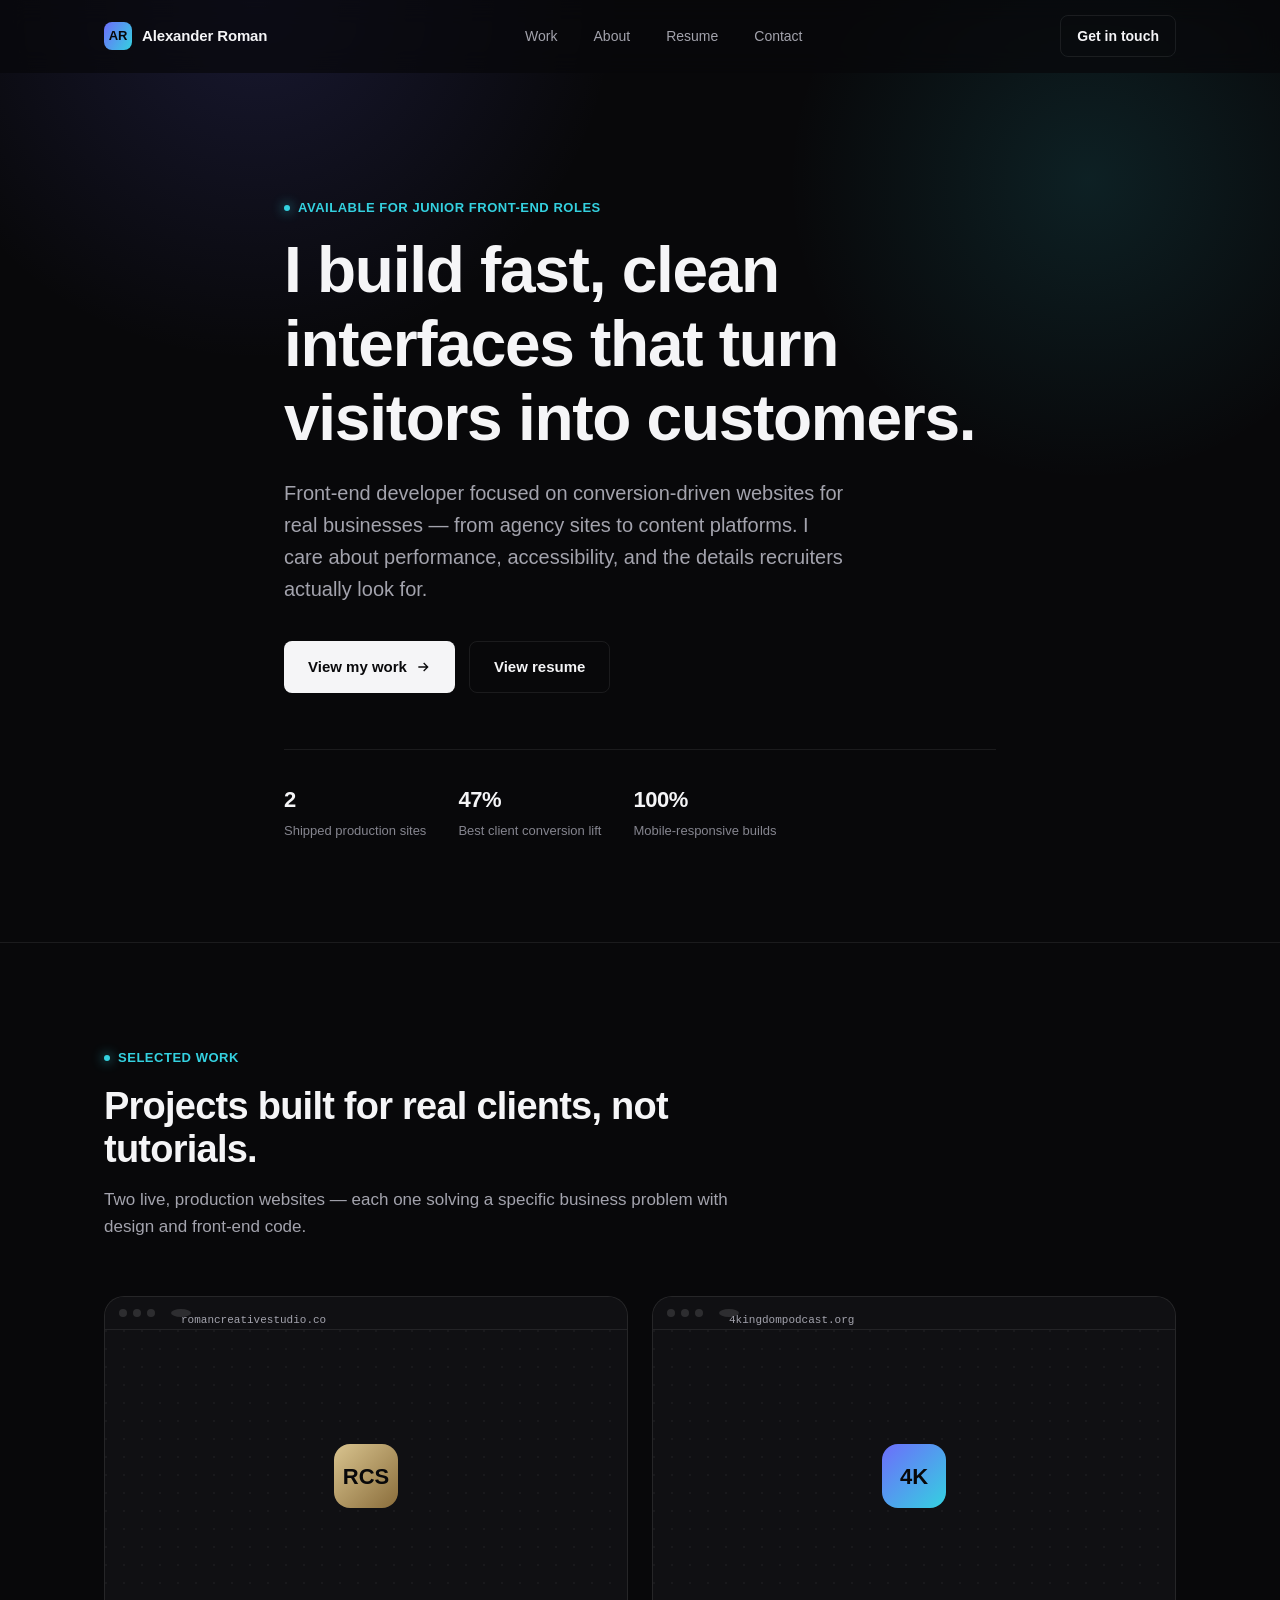
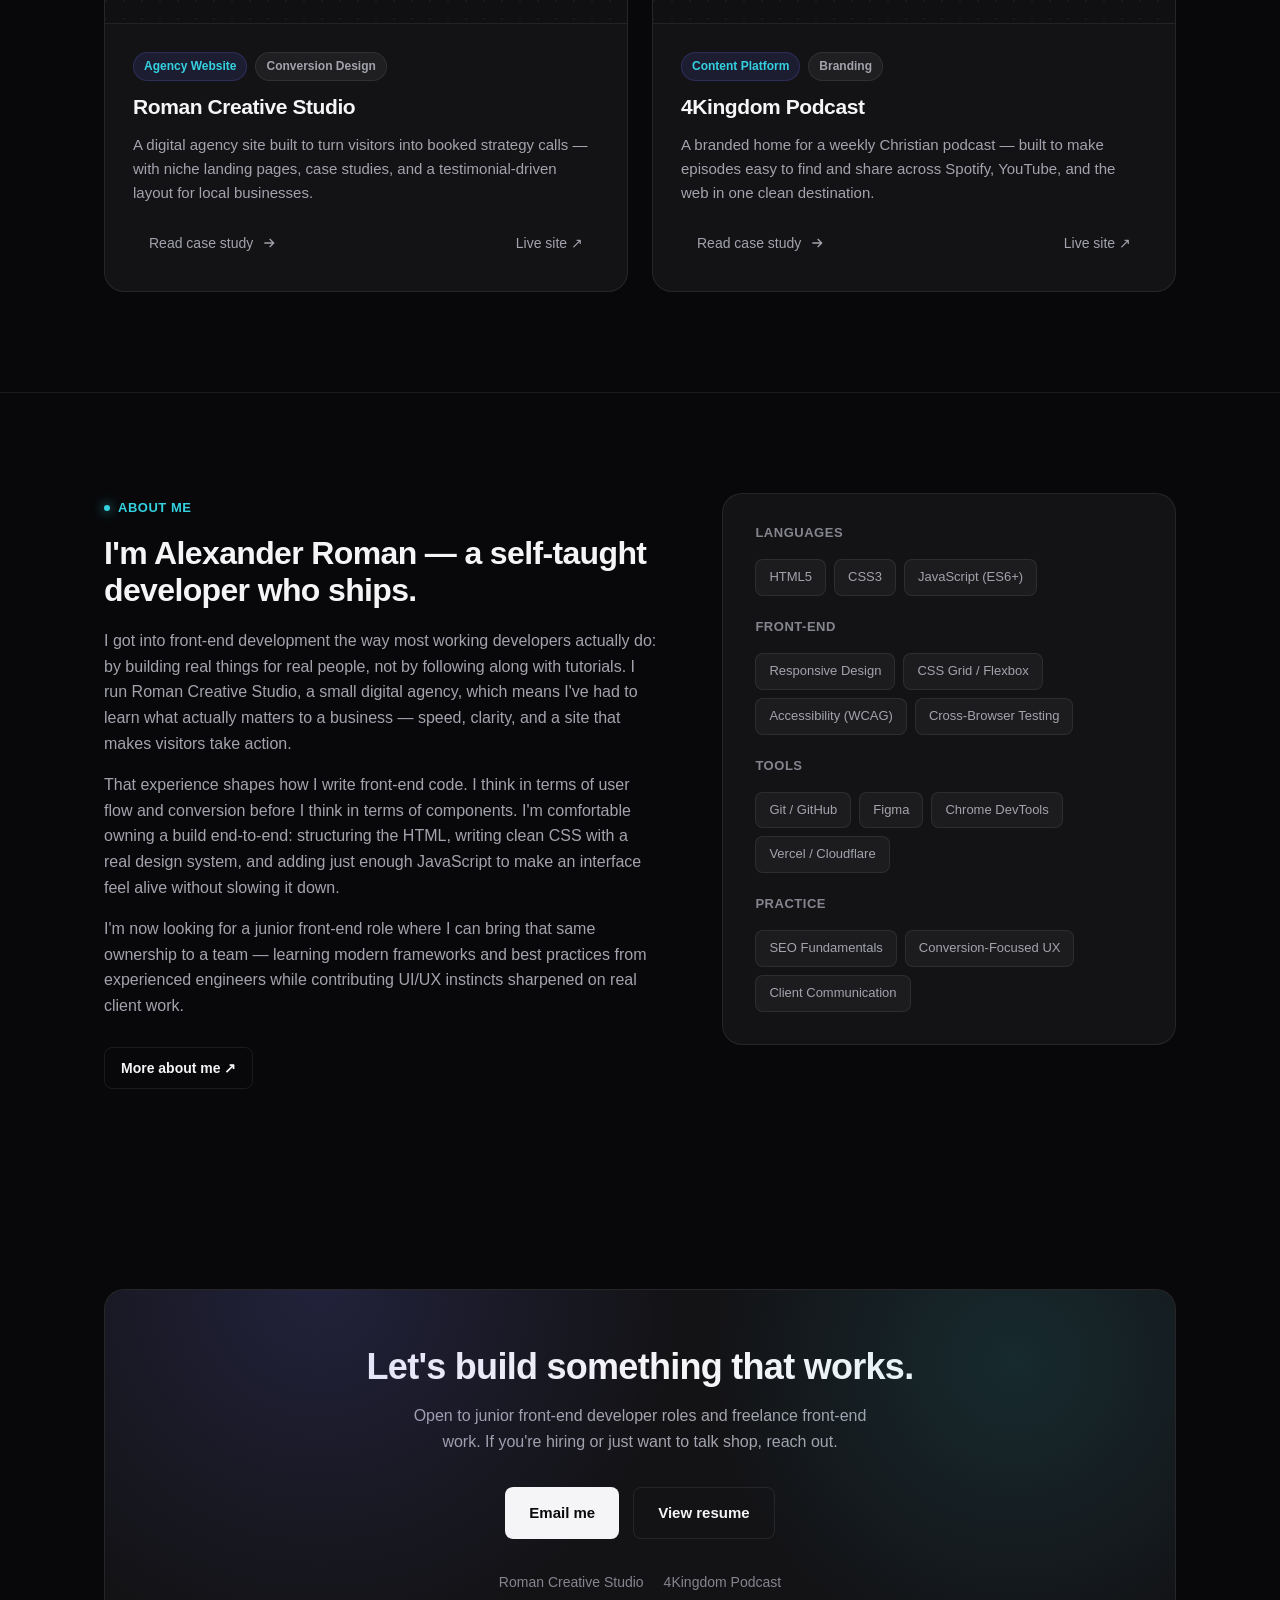
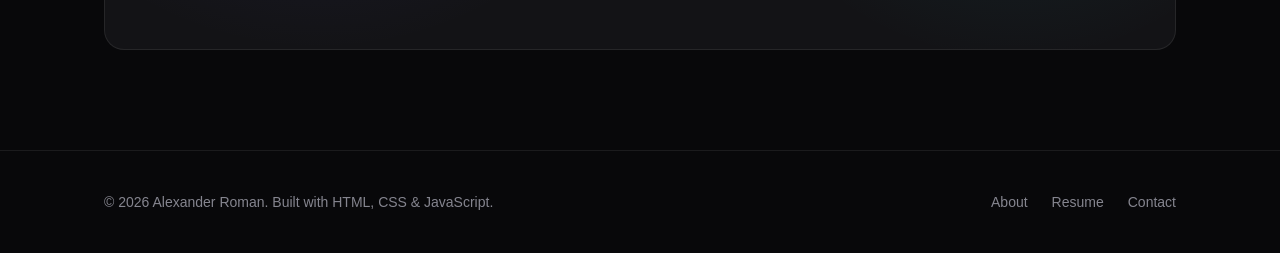
<file: index.html>
<!DOCTYPE html>
<html lang="en">
<head>
  <meta charset="UTF-8" />
  <meta name="viewport" content="width=device-width, initial-scale=1.0" />
  <title>Alexander Roman — Front-End Developer</title>
  <meta name="description" content="Alexander Roman is a front-end developer who builds fast, conversion-focused websites. Portfolio featuring Roman Creative Studio and 4Kingdom Podcast." />
  <link rel="canonical" href="https://alexanderroman.dev/" />

  <meta property="og:type" content="website" />
  <meta property="og:title" content="Alexander Roman — Front-End Developer" />
  <meta property="og:description" content="Front-end developer who builds fast, conversion-focused websites. Portfolio featuring Roman Creative Studio and 4Kingdom Podcast." />
  <meta property="og:url" content="https://alexanderroman.dev/" />
  <meta property="og:image" content="https://alexanderroman.dev/assets/images/og-cover.png" />
  <meta name="twitter:card" content="summary_large_image" />
  <meta name="twitter:title" content="Alexander Roman — Front-End Developer" />
  <meta name="twitter:description" content="Front-end developer who builds fast, conversion-focused websites." />
  <meta name="twitter:image" content="https://alexanderroman.dev/assets/images/og-cover.png" />

  <script type="application/ld+json">
  {
    "@context": "https://schema.org",
    "@type": "Person",
    "name": "Alexander Roman",
    "url": "https://alexanderroman.dev/",
    "jobTitle": "Front-End Developer",
    "worksFor": {
      "@type": "Organization",
      "name": "Roman Creative Studio",
      "url": "https://romancreativestudio.co"
    },
    "sameAs": [
      "https://4kingdompodcast.org"
    ]
  }
  </script>

  <link rel="icon" href="data:,">
  <link rel="stylesheet" href="css/style.css" />
</head>
<body>

  <nav class="nav">
    <div class="container nav-inner">
      <a href="index.html" class="logo">
        <span class="logo-mark">AR</span>
        Alexander Roman
      </a>
      <div class="nav-links">
        <a href="#work">Work</a>
        <a href="#about">About</a>
        <a href="resume.html">Resume</a>
        <a href="#contact">Contact</a>
      </div>
      <div class="nav-actions">
        <a href="#contact" class="btn btn-secondary btn-sm">Get in touch</a>
        <button class="nav-toggle" aria-label="Toggle menu">
          <span></span><span></span><span></span>
        </button>
      </div>
    </div>
    <div class="mobile-menu">
      <a href="#work">Work</a>
      <a href="#about">About</a>
      <a href="resume.html">Resume</a>
      <a href="#contact">Contact</a>
      <a href="#contact" class="btn btn-primary">Get in touch</a>
    </div>
  </nav>

  <main>

  <header class="hero">
    <div class="glow"></div>
    <div class="container hero-inner">
      <span class="eyebrow">Available for junior front-end roles</span>
      <h1>I build fast, clean interfaces that turn visitors into customers.</h1>
      <p class="lede">
        Front-end developer focused on conversion-driven websites for real
        businesses — from agency sites to content platforms. I care about
        performance, accessibility, and the details recruiters actually look for.
      </p>
      <div class="hero-actions">
        <a href="#work" class="btn btn-primary">
          View my work
          <svg class="arrow" viewBox="0 0 24 24" fill="none" stroke="currentColor" stroke-width="2"><path d="M5 12h14M13 6l6 6-6 6"/></svg>
        </a>
        <a href="resume.html" class="btn btn-secondary">View resume</a>
      </div>
      <div class="hero-meta">
        <div>
          <span class="num">2</span>
          <span class="label">Shipped production sites</span>
        </div>
        <div>
          <span class="num">47%</span>
          <span class="label">Best client conversion lift</span>
        </div>
        <div>
          <span class="num">100%</span>
          <span class="label">Mobile-responsive builds</span>
        </div>
      </div>
    </div>
  </header>

  <section class="section section-border" id="work">
    <div class="container">
      <div class="section-head reveal">
        <span class="eyebrow">Selected work</span>
        <h2>Projects built for real clients, not tutorials.</h2>
        <p>Two live, production websites — each one solving a specific business problem with design and front-end code.</p>
      </div>

      <div class="project-grid">
        <article class="project-card reveal">
          <div class="browser-frame">
            <div class="chrome">
              <span></span><span></span><span></span>
              <span class="url">romancreativestudio.co</span>
            </div>
            <div class="surface">
              <div class="surface-mark mark-rcs">RCS</div>
            </div>
          </div>
          <div class="project-card-body">
            <div class="tag-row">
              <span class="badge">Agency Website</span>
              <span class="badge badge-neutral">Conversion Design</span>
            </div>
            <h3>Roman Creative Studio</h3>
            <p>
              A digital agency site built to turn visitors into booked strategy
              calls — with niche landing pages, case studies, and a
              testimonial-driven layout for local businesses.
            </p>
            <div class="project-card-footer">
              <a href="projects/roman-creative-studio.html" class="btn btn-ghost btn-sm">
                Read case study
                <svg class="arrow" viewBox="0 0 24 24" fill="none" stroke="currentColor" stroke-width="2"><path d="M5 12h14M13 6l6 6-6 6"/></svg>
              </a>
              <a href="https://romancreativestudio.co" target="_blank" rel="noopener" class="btn-ghost btn-sm" style="font-size:14px;">
                Live site ↗
              </a>
            </div>
          </div>
        </article>

        <article class="project-card reveal">
          <div class="browser-frame">
            <div class="chrome">
              <span></span><span></span><span></span>
              <span class="url">4kingdompodcast.org</span>
            </div>
            <div class="surface">
              <div class="surface-mark mark-4k">4K</div>
            </div>
          </div>
          <div class="project-card-body">
            <div class="tag-row">
              <span class="badge">Content Platform</span>
              <span class="badge badge-neutral">Branding</span>
            </div>
            <h3>4Kingdom Podcast</h3>
            <p>
              A branded home for a weekly Christian podcast — built to make
              episodes easy to find and share across Spotify, YouTube, and the
              web in one clean destination.
            </p>
            <div class="project-card-footer">
              <a href="projects/4kingdom-podcast.html" class="btn btn-ghost btn-sm">
                Read case study
                <svg class="arrow" viewBox="0 0 24 24" fill="none" stroke="currentColor" stroke-width="2"><path d="M5 12h14M13 6l6 6-6 6"/></svg>
              </a>
              <a href="https://4kingdompodcast.org" target="_blank" rel="noopener" class="btn-ghost btn-sm" style="font-size:14px;">
                Live site ↗
              </a>
            </div>
          </div>
        </article>
      </div>
    </div>
  </section>

  <section class="section section-border" id="about">
    <div class="container">
      <div class="about-grid">
        <div class="reveal">
          <span class="eyebrow">About me</span>
          <h2 style="font-size:32px; margin-bottom:20px;">
            I'm Alexander Roman — a self-taught developer who ships.
          </h2>
          <p>
            I got into front-end development the way most working developers
            actually do: by building real things for real people, not by
            following along with tutorials. I run Roman Creative Studio, a
            small digital agency, which means I've had to learn what actually
            matters to a business — speed, clarity, and a site that makes
            visitors take action.
          </p>
          <p>
            That experience shapes how I write front-end code. I think in
            terms of user flow and conversion before I think in terms of
            components. I'm comfortable owning a build end-to-end: structuring
            the HTML, writing clean CSS with a real design system, and adding
            just enough JavaScript to make an interface feel alive without
            slowing it down.
          </p>
          <p>
            I'm now looking for a junior front-end role where I can bring that
            same ownership to a team — learning modern frameworks and best
            practices from experienced engineers while contributing UI/UX
            instincts sharpened on real client work.
          </p>
          <div style="margin-top:28px;">
            <a href="about.html" class="btn btn-secondary btn-sm">More about me ↗</a>
          </div>
        </div>

        <div class="skills-panel reveal">
          <div class="skill-group">
            <h3>Languages</h3>
            <div class="chip-row">
              <span class="chip">HTML5</span>
              <span class="chip">CSS3</span>
              <span class="chip">JavaScript (ES6+)</span>
            </div>
          </div>
          <div class="skill-group">
            <h3>Front-End</h3>
            <div class="chip-row">
              <span class="chip">Responsive Design</span>
              <span class="chip">CSS Grid / Flexbox</span>
              <span class="chip">Accessibility (WCAG)</span>
              <span class="chip">Cross-Browser Testing</span>
            </div>
          </div>
          <div class="skill-group">
            <h3>Tools</h3>
            <div class="chip-row">
              <span class="chip">Git / GitHub</span>
              <span class="chip">Figma</span>
              <span class="chip">Chrome DevTools</span>
              <span class="chip">Vercel / Cloudflare</span>
            </div>
          </div>
          <div class="skill-group">
            <h3>Practice</h3>
            <div class="chip-row">
              <span class="chip">SEO Fundamentals</span>
              <span class="chip">Conversion-Focused UX</span>
              <span class="chip">Client Communication</span>
            </div>
          </div>
        </div>
      </div>
    </div>
  </section>

  <section class="section" id="contact">
    <div class="container">
      <div class="contact-panel reveal">
        <div class="glow"></div>
        <h2>Let's build something that works.</h2>
        <p>
          Open to junior front-end developer roles and freelance front-end
          work. If you're hiring or just want to talk shop, reach out.
        </p>
        <div class="contact-actions">
          <a href="mailto:alexander@romancreativestudio.co" class="btn btn-primary">Email me</a>
          <a href="resume.html" class="btn btn-secondary">View resume</a>
        </div>
        <div class="social-row">
          <a href="https://romancreativestudio.co" target="_blank" rel="noopener">Roman Creative Studio</a>
          <a href="https://4kingdompodcast.org" target="_blank" rel="noopener">4Kingdom Podcast</a>
        </div>
      </div>
    </div>
  </section>

  </main>

  <footer>
    <div class="container footer-inner">
      <p>© <span class="current-year"></span> Alexander Roman. Built with HTML, CSS &amp; JavaScript.</p>
      <div class="footer-links">
        <a href="about.html">About</a>
        <a href="resume.html">Resume</a>
        <a href="mailto:alexander@romancreativestudio.co">Contact</a>
      </div>
    </div>
  </footer>

  <script src="js/main.js"></script>
</body>
</html>
</file>
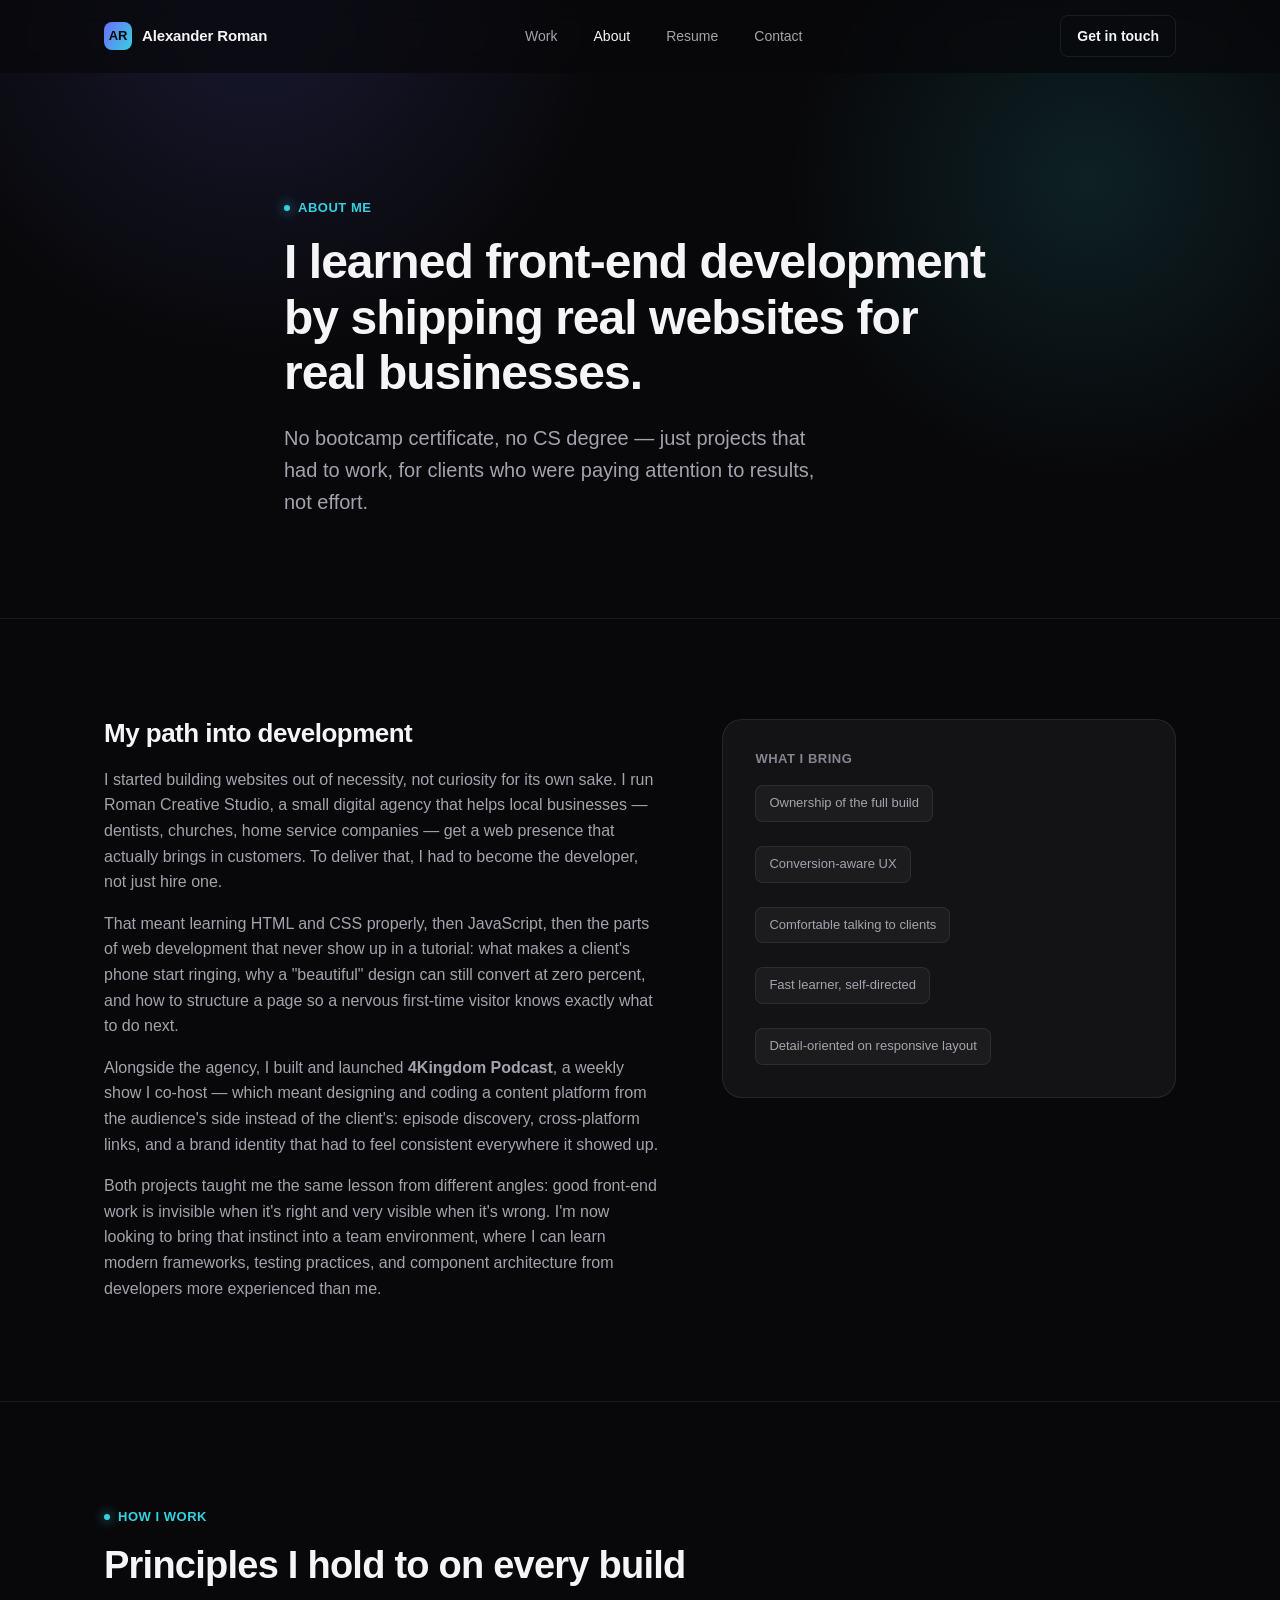
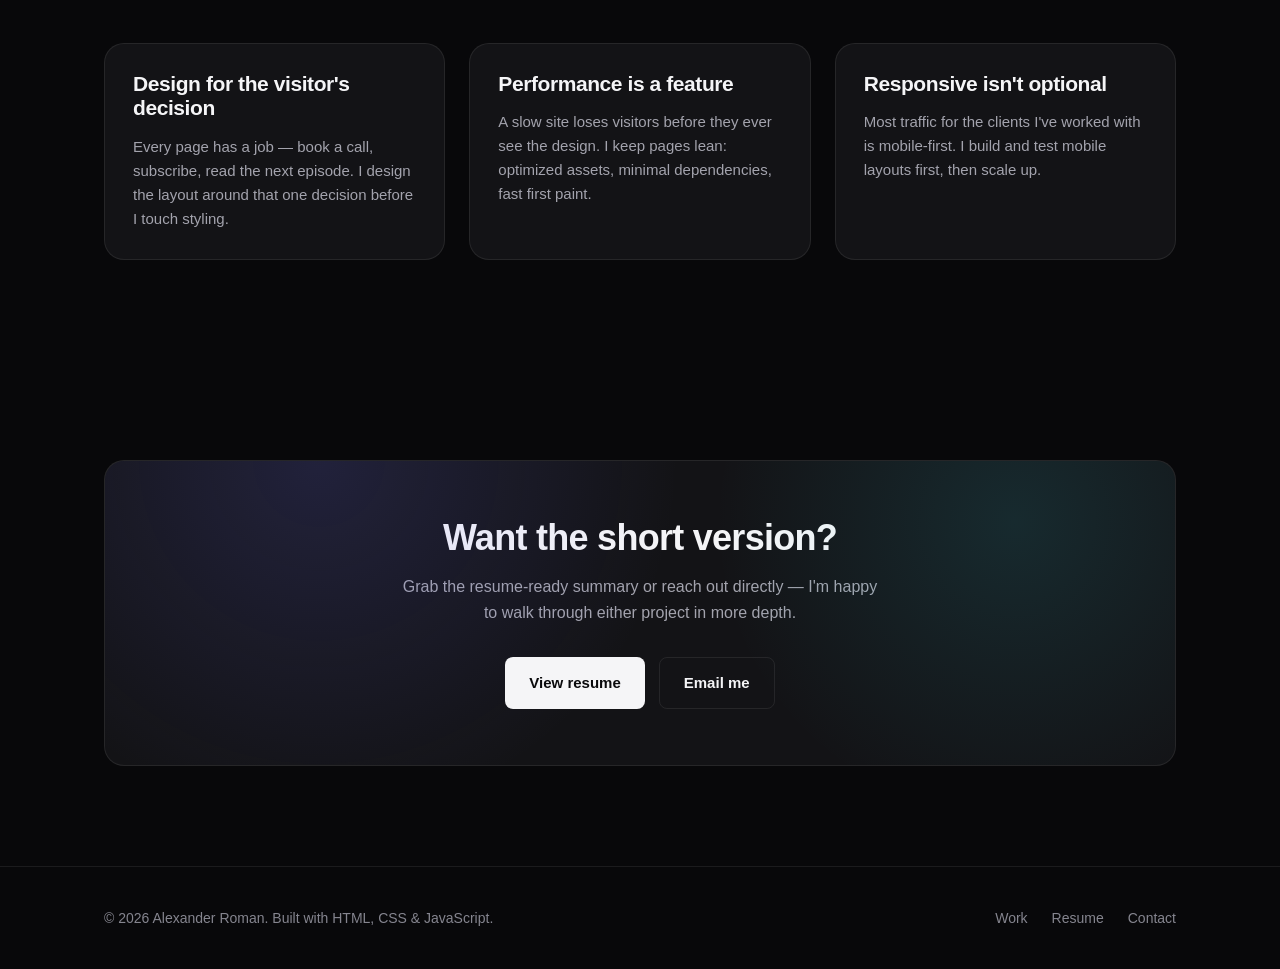
<file: about.html>
<!DOCTYPE html>
<html lang="en">
<head>
  <meta charset="UTF-8" />
  <meta name="viewport" content="width=device-width, initial-scale=1.0" />
  <title>About — Alexander Roman</title>
  <meta name="description" content="About Alexander Roman: a self-taught front-end developer building conversion-focused websites for real clients." />
  <link rel="canonical" href="https://alexanderroman.dev/about.html" />

  <meta property="og:type" content="profile" />
  <meta property="og:title" content="About — Alexander Roman" />
  <meta property="og:description" content="A self-taught front-end developer building conversion-focused websites for real clients." />
  <meta property="og:url" content="https://alexanderroman.dev/about.html" />
  <meta property="og:image" content="https://alexanderroman.dev/assets/images/og-cover.png" />
  <meta name="twitter:card" content="summary_large_image" />
  <meta name="twitter:title" content="About — Alexander Roman" />
  <meta name="twitter:description" content="A self-taught front-end developer building conversion-focused websites for real clients." />
  <meta name="twitter:image" content="https://alexanderroman.dev/assets/images/og-cover.png" />

  <link rel="icon" href="data:,">
  <link rel="stylesheet" href="css/style.css" />
</head>
<body>

  <nav class="nav scrolled">
    <div class="container nav-inner">
      <a href="index.html" class="logo">
        <span class="logo-mark">AR</span>
        Alexander Roman
      </a>
      <div class="nav-links">
        <a href="index.html#work">Work</a>
        <a href="about.html" class="active">About</a>
        <a href="resume.html">Resume</a>
        <a href="index.html#contact">Contact</a>
      </div>
      <div class="nav-actions">
        <a href="index.html#contact" class="btn btn-secondary btn-sm">Get in touch</a>
        <button class="nav-toggle" aria-label="Toggle menu">
          <span></span><span></span><span></span>
        </button>
      </div>
    </div>
    <div class="mobile-menu">
      <a href="index.html#work">Work</a>
      <a href="about.html">About</a>
      <a href="resume.html">Resume</a>
      <a href="index.html#contact">Contact</a>
      <a href="index.html#contact" class="btn btn-primary">Get in touch</a>
    </div>
  </nav>

  <main>

  <header class="hero" style="padding-bottom:64px;">
    <div class="glow"></div>
    <div class="container hero-inner">
      <span class="eyebrow">About me</span>
      <h1 style="font-size:clamp(32px,5vw,48px);">
        I learned front-end development by shipping real websites for real businesses.
      </h1>
      <p class="lede">
        No bootcamp certificate, no CS degree — just projects that had to work,
        for clients who were paying attention to results, not effort.
      </p>
    </div>
  </header>

  <section class="section section-border">
    <div class="container">
      <div class="about-grid">
        <div class="reveal">
          <h2 style="font-size:26px;margin-bottom:18px;">My path into development</h2>
          <p>
            I started building websites out of necessity, not curiosity for
            its own sake. I run Roman Creative Studio, a small digital agency
            that helps local businesses — dentists, churches, home service
            companies — get a web presence that actually brings in customers.
            To deliver that, I had to become the developer, not just hire one.
          </p>
          <p>
            That meant learning HTML and CSS properly, then JavaScript, then
            the parts of web development that never show up in a tutorial:
            what makes a client's phone start ringing, why a "beautiful"
            design can still convert at zero percent, and how to structure a
            page so a nervous first-time visitor knows exactly what to do
            next.
          </p>
          <p>
            Alongside the agency, I built and launched
            <strong>4Kingdom Podcast</strong>, a weekly show I co-host — which
            meant designing and coding a content platform from the audience's
            side instead of the client's: episode discovery, cross-platform
            links, and a brand identity that had to feel consistent everywhere
            it showed up.
          </p>
          <p>
            Both projects taught me the same lesson from different angles:
            good front-end work is invisible when it's right and very visible
            when it's wrong. I'm now looking to bring that instinct into a
            team environment, where I can learn modern frameworks, testing
            practices, and component architecture from developers more
            experienced than me.
          </p>
        </div>

        <div class="skills-panel reveal">
          <h3>What I bring</h3>
          <div class="skill-group">
            <div class="chip-row">
              <span class="chip">Ownership of the full build</span>
            </div>
          </div>
          <div class="skill-group">
            <div class="chip-row">
              <span class="chip">Conversion-aware UX</span>
            </div>
          </div>
          <div class="skill-group">
            <div class="chip-row">
              <span class="chip">Comfortable talking to clients</span>
            </div>
          </div>
          <div class="skill-group">
            <div class="chip-row">
              <span class="chip">Fast learner, self-directed</span>
            </div>
          </div>
          <div class="skill-group" style="margin-bottom:0;">
            <div class="chip-row">
              <span class="chip">Detail-oriented on responsive layout</span>
            </div>
          </div>
        </div>
      </div>
    </div>
  </section>

  <section class="section section-border">
    <div class="container">
      <div class="section-head reveal">
        <span class="eyebrow">How I work</span>
        <h2>Principles I hold to on every build</h2>
      </div>
      <div class="project-grid">
        <div class="project-card reveal">
          <div class="project-card-body">
            <h3>Design for the visitor's decision</h3>
            <p>Every page has a job — book a call, subscribe, read the next episode. I design the layout around that one decision before I touch styling.</p>
          </div>
        </div>
        <div class="project-card reveal">
          <div class="project-card-body">
            <h3>Performance is a feature</h3>
            <p>A slow site loses visitors before they ever see the design. I keep pages lean: optimized assets, minimal dependencies, fast first paint.</p>
          </div>
        </div>
        <div class="project-card reveal">
          <div class="project-card-body">
            <h3>Responsive isn't optional</h3>
            <p>Most traffic for the clients I've worked with is mobile-first. I build and test mobile layouts first, then scale up.</p>
          </div>
        </div>
      </div>
    </div>
  </section>

  <section class="section" id="contact">
    <div class="container">
      <div class="contact-panel reveal">
        <div class="glow"></div>
        <h2>Want the short version?</h2>
        <p>
          Grab the resume-ready summary or reach out directly — I'm happy to
          walk through either project in more depth.
        </p>
        <div class="contact-actions">
          <a href="resume.html" class="btn btn-primary">View resume</a>
          <a href="mailto:alexander@romancreativestudio.co" class="btn btn-secondary">Email me</a>
        </div>
      </div>
    </div>
  </section>

  </main>

  <footer>
    <div class="container footer-inner">
      <p>© <span class="current-year"></span> Alexander Roman. Built with HTML, CSS &amp; JavaScript.</p>
      <div class="footer-links">
        <a href="index.html#work">Work</a>
        <a href="resume.html">Resume</a>
        <a href="mailto:alexander@romancreativestudio.co">Contact</a>
      </div>
    </div>
  </footer>

  <script src="js/main.js"></script>
</body>
</html>
</file>
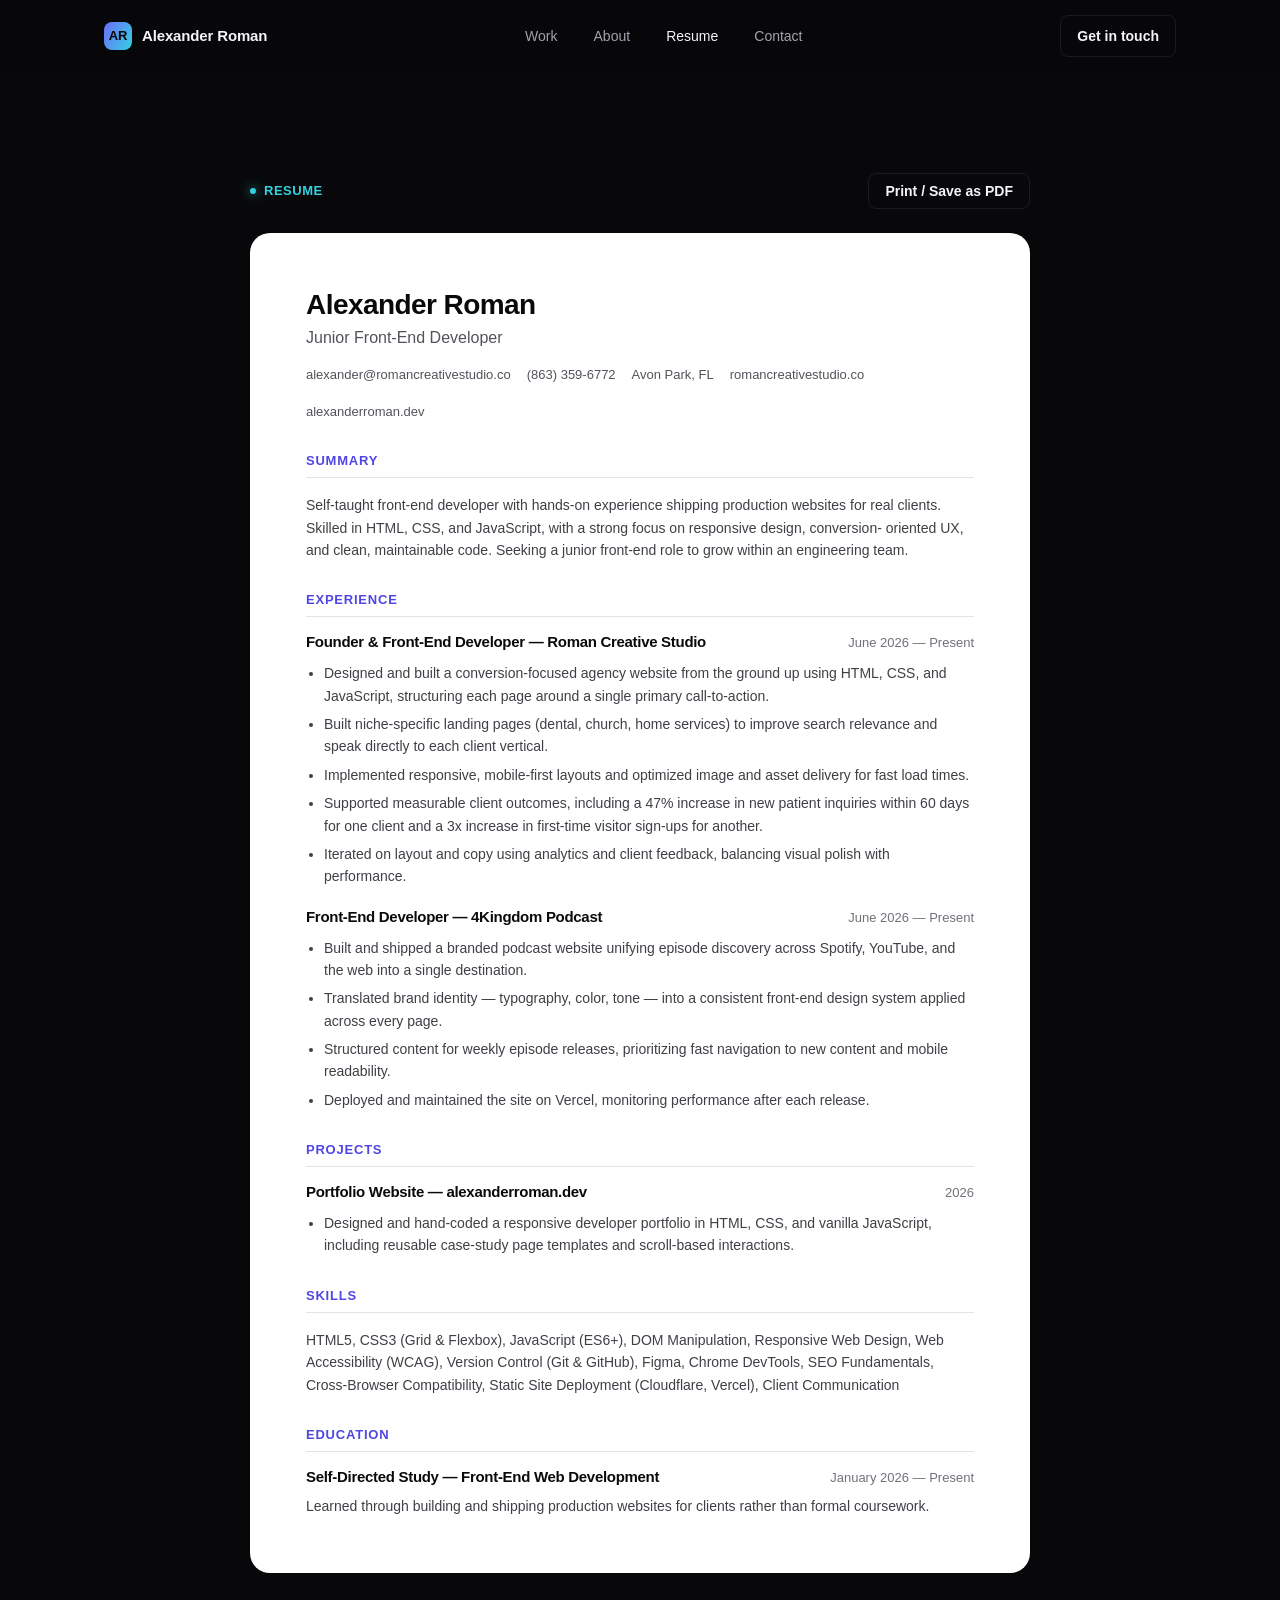
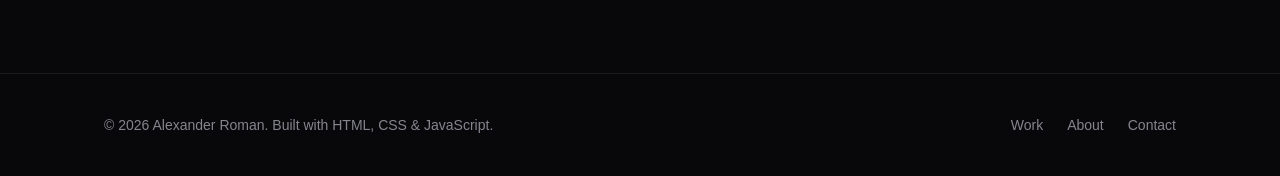
<file: resume.html>
<!DOCTYPE html>
<html lang="en">
<head>
  <meta charset="UTF-8" />
  <meta name="viewport" content="width=device-width, initial-scale=1.0" />
  <title>Resume — Alexander Roman</title>
  <meta name="description" content="Resume for Alexander Roman, front-end developer." />
  <link rel="canonical" href="https://alexanderroman.dev/resume.html" />

  <meta property="og:type" content="website" />
  <meta property="og:title" content="Resume — Alexander Roman" />
  <meta property="og:description" content="Resume for Alexander Roman, front-end developer." />
  <meta property="og:url" content="https://alexanderroman.dev/resume.html" />
  <meta property="og:image" content="https://alexanderroman.dev/assets/images/og-cover.png" />
  <meta name="twitter:card" content="summary_large_image" />
  <meta name="twitter:title" content="Resume — Alexander Roman" />
  <meta name="twitter:image" content="https://alexanderroman.dev/assets/images/og-cover.png" />

  <link rel="icon" href="data:,">
  <link rel="stylesheet" href="css/style.css" />
</head>
<body>

  <nav class="nav scrolled">
    <div class="container nav-inner">
      <a href="index.html" class="logo">
        <span class="logo-mark">AR</span>
        Alexander Roman
      </a>
      <div class="nav-links">
        <a href="index.html#work">Work</a>
        <a href="about.html">About</a>
        <a href="resume.html" class="active">Resume</a>
        <a href="index.html#contact">Contact</a>
      </div>
      <div class="nav-actions">
        <a href="index.html#contact" class="btn btn-secondary btn-sm">Get in touch</a>
        <button class="nav-toggle" aria-label="Toggle menu">
          <span></span><span></span><span></span>
        </button>
      </div>
    </div>
    <div class="mobile-menu">
      <a href="index.html#work">Work</a>
      <a href="about.html">About</a>
      <a href="resume.html">Resume</a>
      <a href="index.html#contact">Contact</a>
      <a href="index.html#contact" class="btn btn-primary">Get in touch</a>
    </div>
  </nav>

  <main>

  <section class="section">
    <div class="container">

      <div class="resume-toolbar reveal">
        <span class="eyebrow" style="margin:0;">Resume</span>
        <button class="btn btn-secondary btn-sm" onclick="window.print()">Print / Save as PDF</button>
      </div>

      <div class="resume-shell reveal">
        <h1>Alexander Roman</h1>
        <div class="role">Junior Front-End Developer</div>
        <div class="contact-line">
          <span>alexander@romancreativestudio.co</span>
          <span>(863) 359-6772</span>
          <span>Avon Park, FL</span>
          <span>romancreativestudio.co</span>
          <span>alexanderroman.dev</span>
        </div>

        <section>
          <h2>Summary</h2>
          <p style="font-size:14px;color:#3f3f46;">
            Self-taught front-end developer with hands-on experience shipping
            production websites for real clients. Skilled in HTML, CSS, and
            JavaScript, with a strong focus on responsive design, conversion-
            oriented UX, and clean, maintainable code. Seeking a junior
            front-end role to grow within an engineering team.
          </p>
        </section>

        <section>
          <h2>Experience</h2>

          <div class="entry">
            <div class="entry-head">
              <h3>Founder &amp; Front-End Developer — Roman Creative Studio</h3>
              <span>June 2026 — Present</span>
            </div>
            <ul>
              <li>Designed and built a conversion-focused agency website from the ground up using HTML, CSS, and JavaScript, structuring each page around a single primary call-to-action.</li>
              <li>Built niche-specific landing pages (dental, church, home services) to improve search relevance and speak directly to each client vertical.</li>
              <li>Implemented responsive, mobile-first layouts and optimized image and asset delivery for fast load times.</li>
              <li>Supported measurable client outcomes, including a 47% increase in new patient inquiries within 60 days for one client and a 3x increase in first-time visitor sign-ups for another.</li>
              <li>Iterated on layout and copy using analytics and client feedback, balancing visual polish with performance.</li>
            </ul>
          </div>

          <div class="entry">
            <div class="entry-head">
              <h3>Front-End Developer — 4Kingdom Podcast</h3>
              <span>June 2026 — Present</span>
            </div>
            <ul>
              <li>Built and shipped a branded podcast website unifying episode discovery across Spotify, YouTube, and the web into a single destination.</li>
              <li>Translated brand identity — typography, color, tone — into a consistent front-end design system applied across every page.</li>
              <li>Structured content for weekly episode releases, prioritizing fast navigation to new content and mobile readability.</li>
              <li>Deployed and maintained the site on Vercel, monitoring performance after each release.</li>
            </ul>
          </div>
        </section>

        <section>
          <h2>Projects</h2>
          <div class="entry">
            <div class="entry-head">
              <h3>Portfolio Website — alexanderroman.dev</h3>
              <span>2026</span>
            </div>
            <ul>
              <li>Designed and hand-coded a responsive developer portfolio in HTML, CSS, and vanilla JavaScript, including reusable case-study page templates and scroll-based interactions.</li>
            </ul>
          </div>
        </section>

        <section>
          <h2>Skills</h2>
          <p class="skills-line">
            HTML5, CSS3 (Grid &amp; Flexbox), JavaScript (ES6+), DOM
            Manipulation, Responsive Web Design, Web Accessibility (WCAG),
            Version Control (Git &amp; GitHub), Figma, Chrome DevTools, SEO
            Fundamentals, Cross-Browser Compatibility, Static Site
            Deployment (Cloudflare, Vercel), Client Communication
          </p>
        </section>

        <section>
          <h2>Education</h2>
          <div class="entry" style="margin-bottom:0;">
            <div class="entry-head">
              <h3>Self-Directed Study — Front-End Web Development</h3>
              <span>January 2026 — Present</span>
            </div>
            <p style="font-size:14px;color:#3f3f46;margin-top:6px;">
              Learned through building and shipping production websites for
              clients rather than formal coursework.
            </p>
          </div>
        </section>
      </div>
    </div>
  </section>

  </main>

  <footer>
    <div class="container footer-inner">
      <p>© <span class="current-year"></span> Alexander Roman. Built with HTML, CSS &amp; JavaScript.</p>
      <div class="footer-links">
        <a href="index.html#work">Work</a>
        <a href="about.html">About</a>
        <a href="mailto:alexander@romancreativestudio.co">Contact</a>
      </div>
    </div>
  </footer>

  <script src="js/main.js"></script>
</body>
</html>
</file>
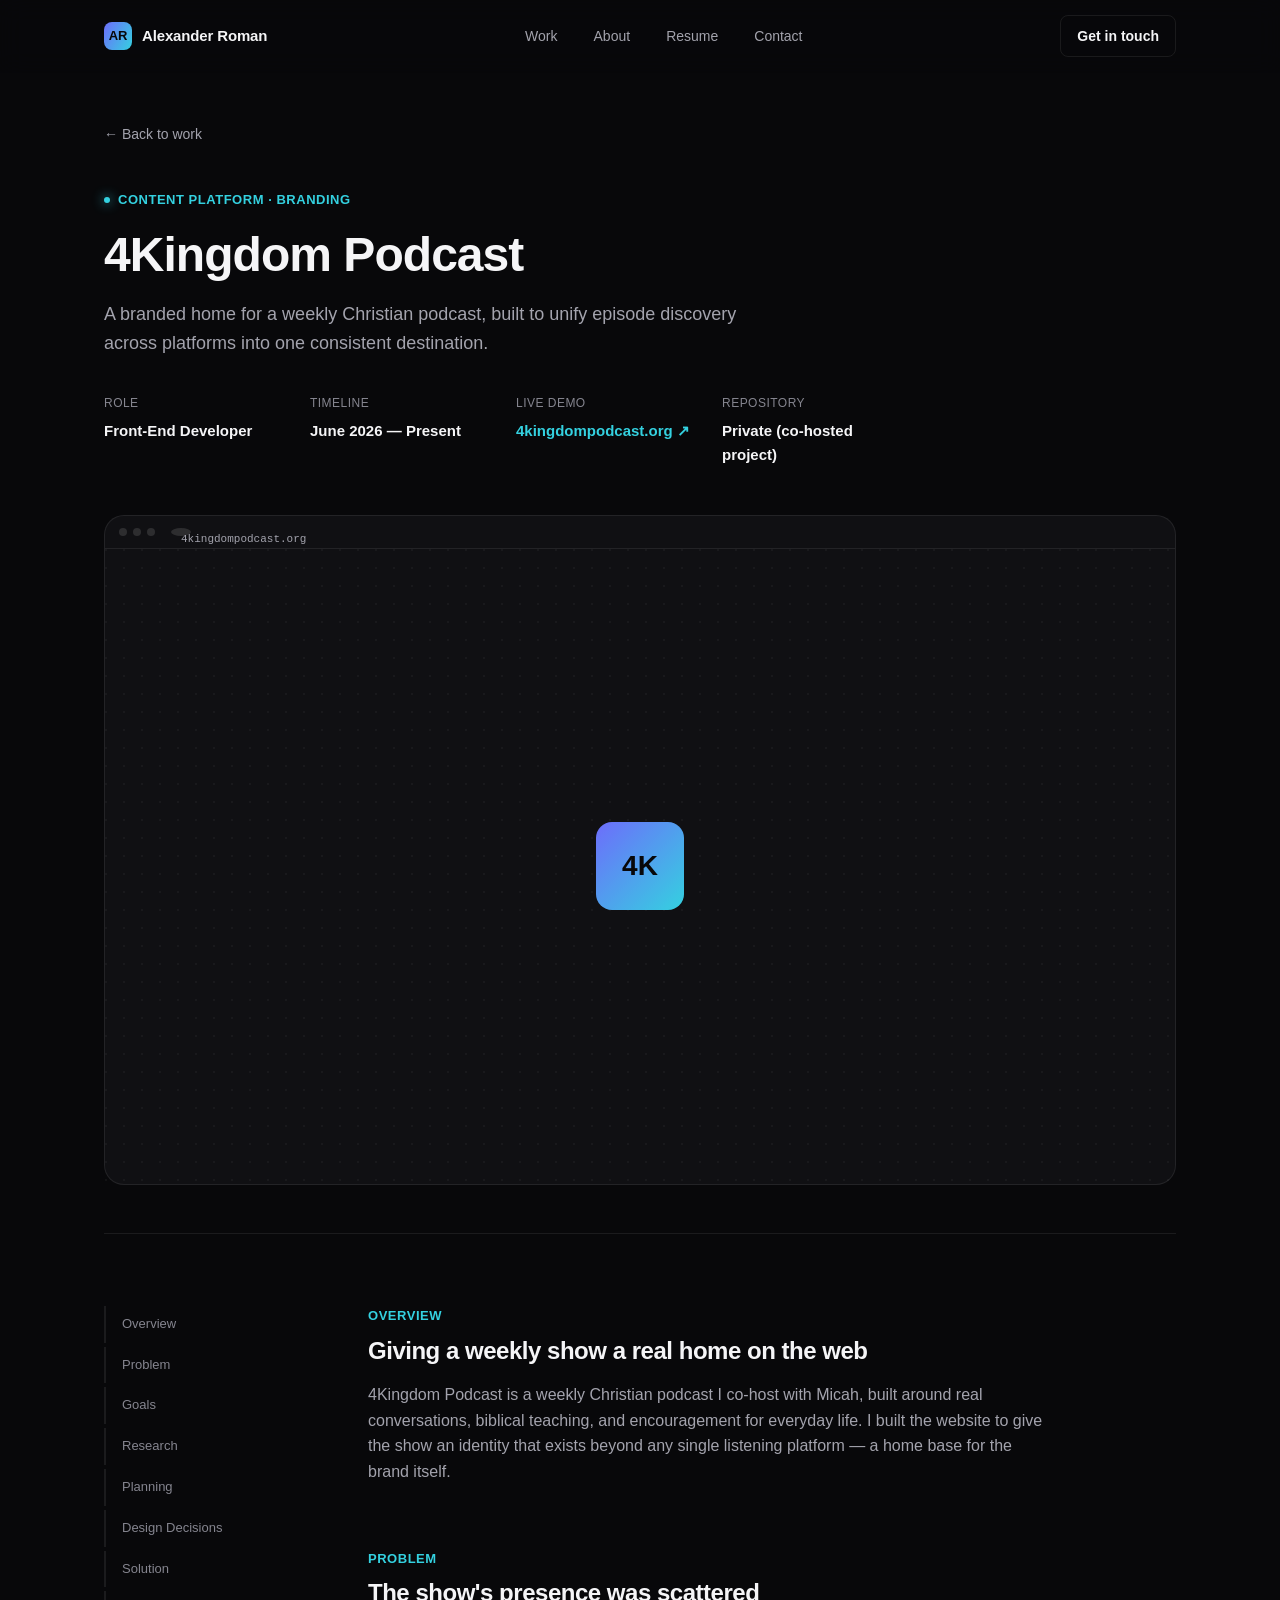
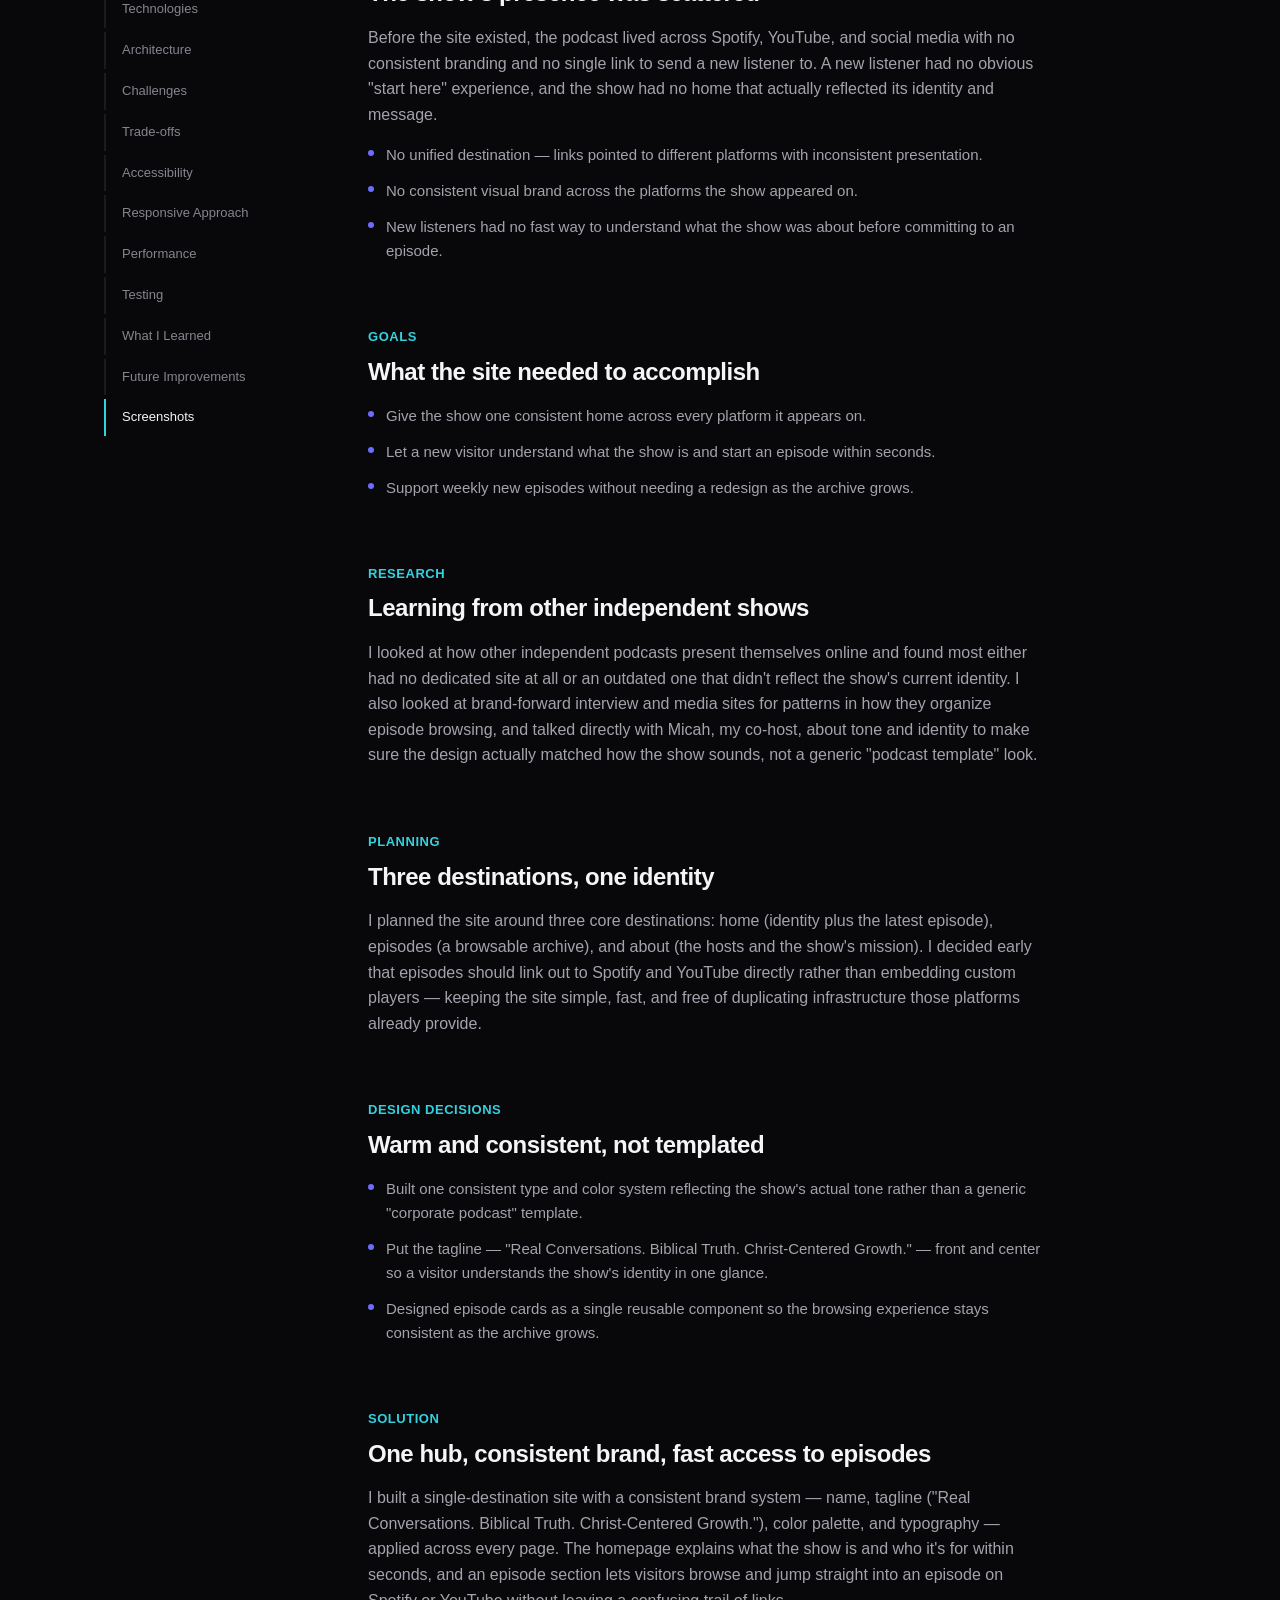
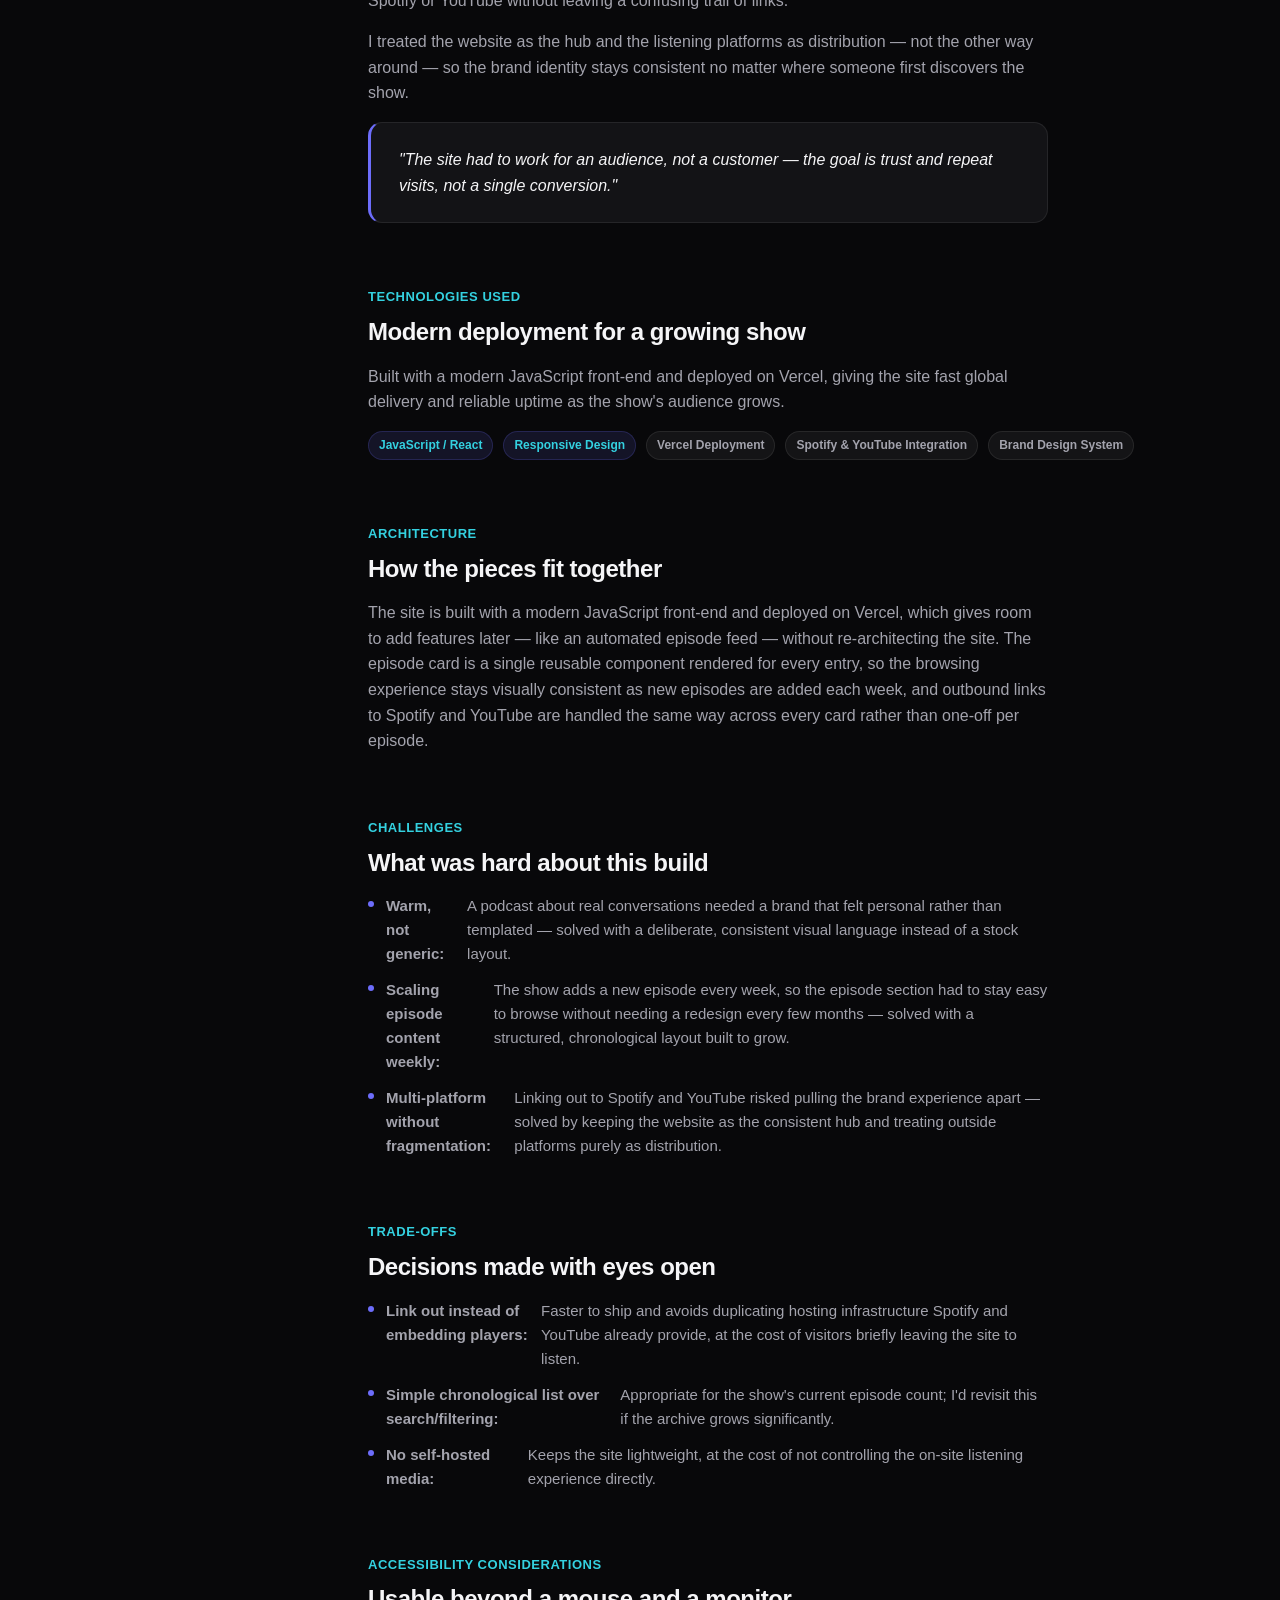
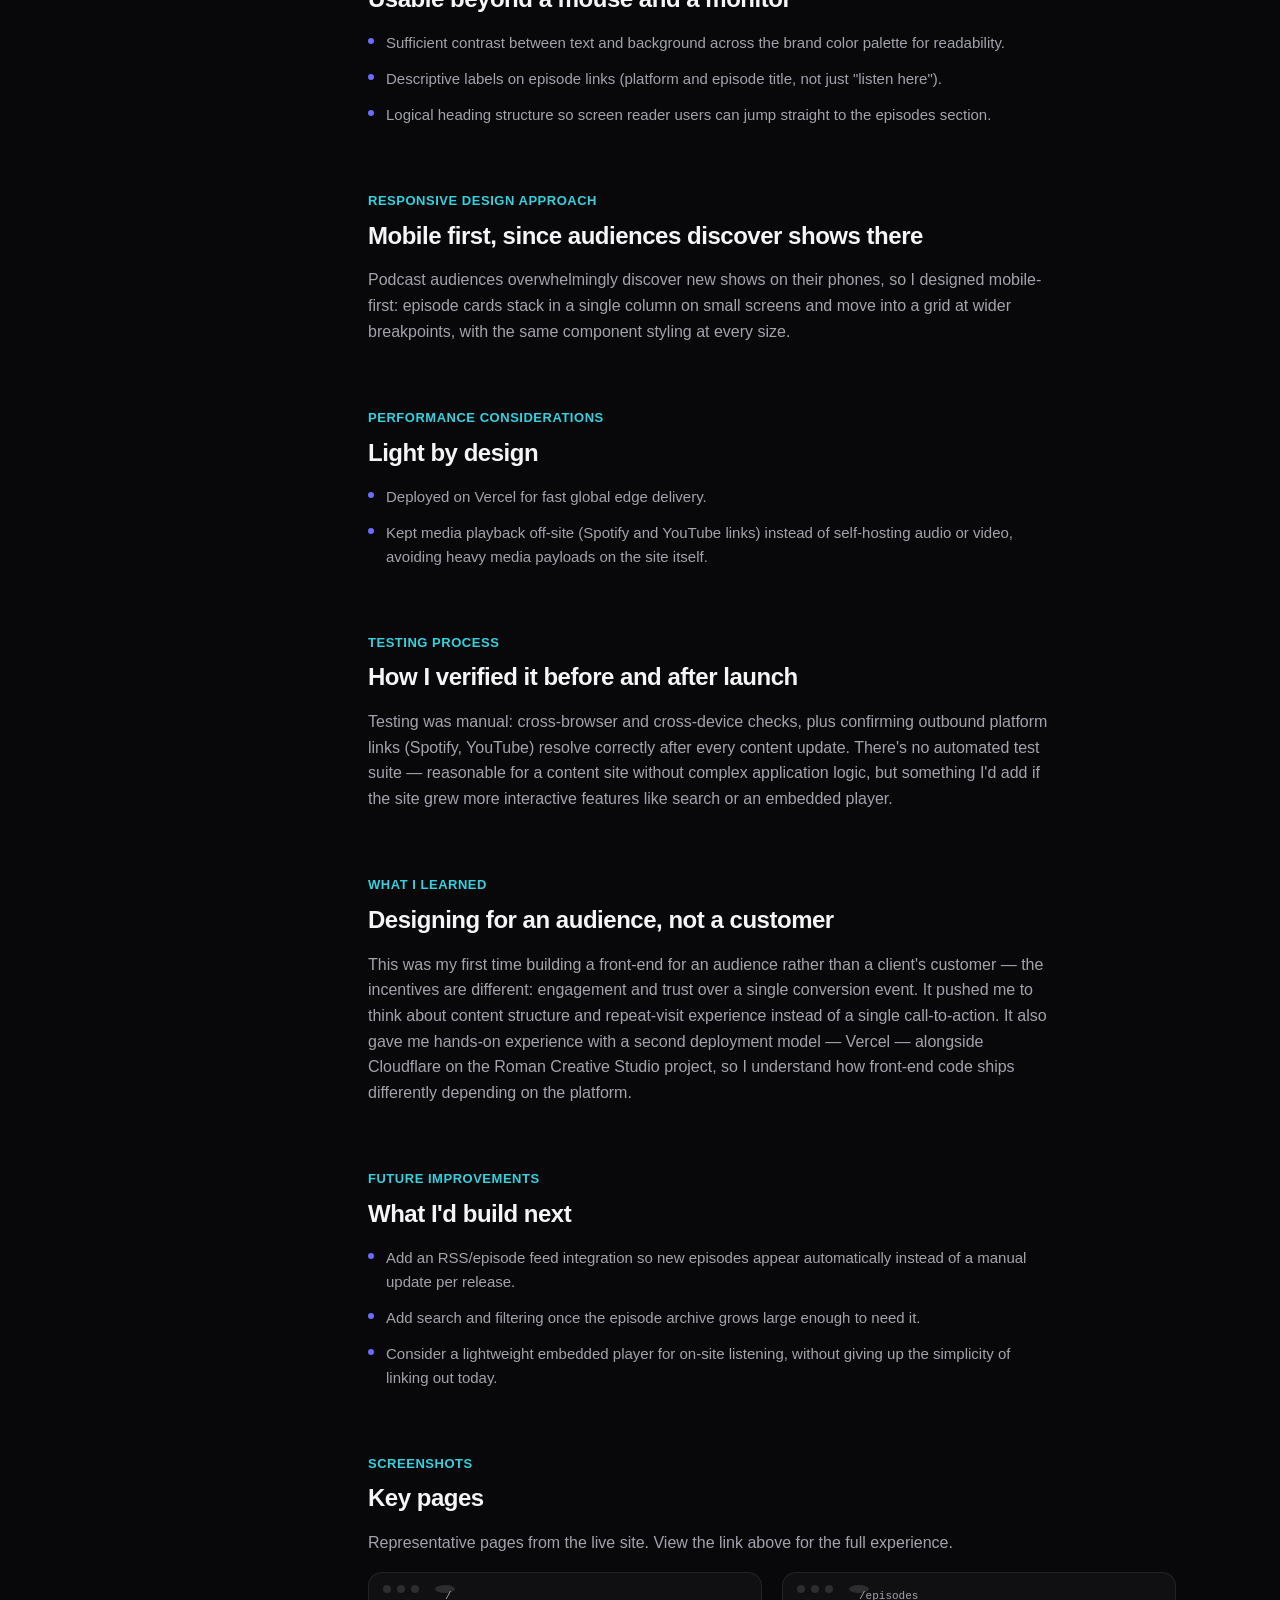
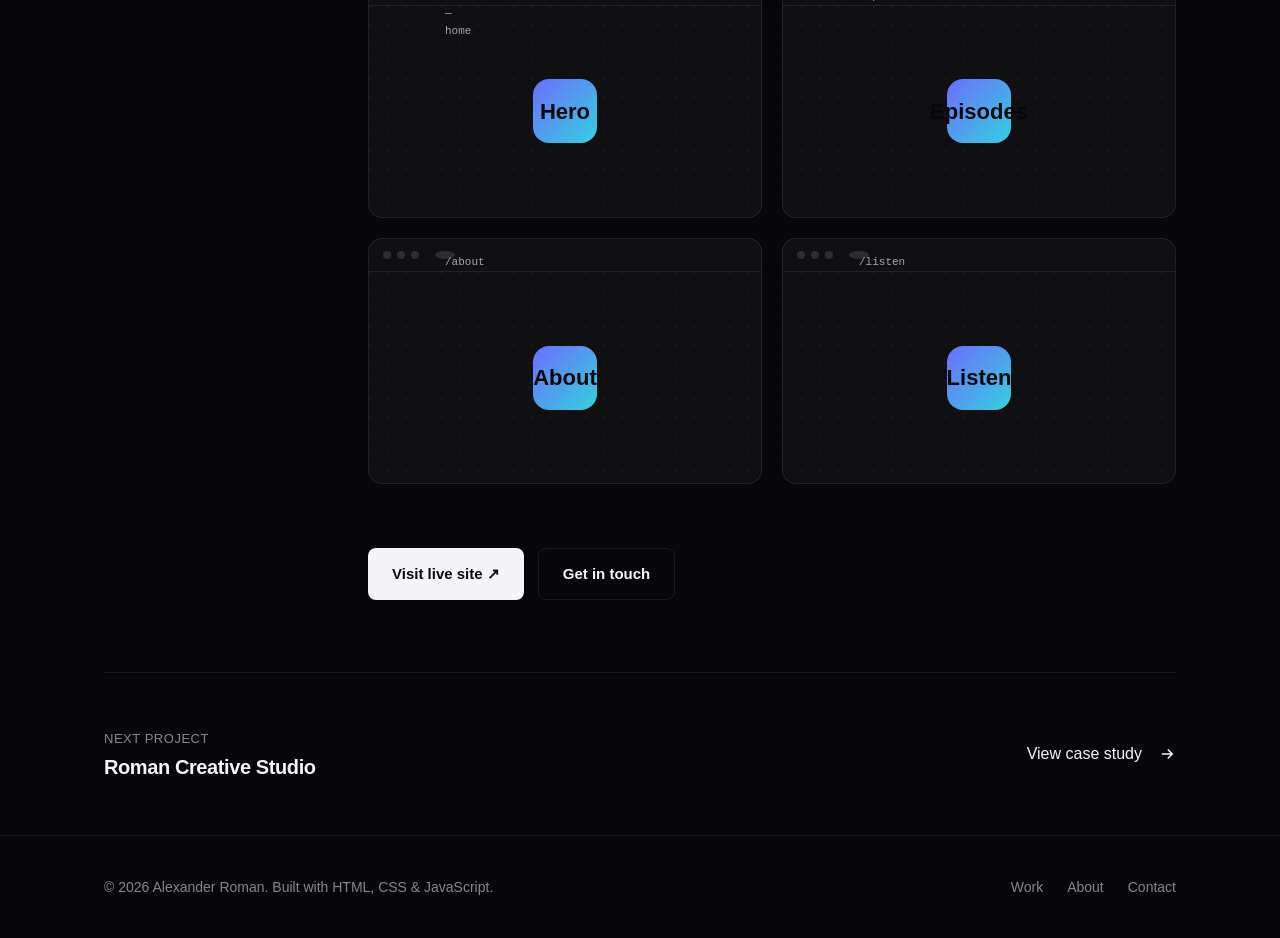
<file: projects/4kingdom-podcast.html>
<!DOCTYPE html>
<html lang="en">
<head>
  <meta charset="UTF-8" />
  <meta name="viewport" content="width=device-width, initial-scale=1.0" />
  <title>4Kingdom Podcast — Case Study | Alexander Roman</title>
  <meta name="description" content="Case study: how I designed and built the 4Kingdom Podcast website, a branded home for a weekly Christian podcast." />
  <link rel="canonical" href="https://alexanderroman.dev/projects/4kingdom-podcast.html" />

  <meta property="og:type" content="article" />
  <meta property="og:title" content="4Kingdom Podcast — Case Study" />
  <meta property="og:description" content="How I designed and built a branded home for a weekly Christian podcast." />
  <meta property="og:url" content="https://alexanderroman.dev/projects/4kingdom-podcast.html" />
  <meta property="og:image" content="https://alexanderroman.dev/assets/images/og-cover.png" />
  <meta name="twitter:card" content="summary_large_image" />
  <meta name="twitter:title" content="4Kingdom Podcast — Case Study" />
  <meta name="twitter:image" content="https://alexanderroman.dev/assets/images/og-cover.png" />

  <script type="application/ld+json">
  {
    "@context": "https://schema.org",
    "@type": "CreativeWork",
    "name": "4Kingdom Podcast — Case Study",
    "author": { "@type": "Person", "name": "Alexander Roman" },
    "about": "4Kingdom Podcast, a branded website for a weekly Christian podcast",
    "url": "https://alexanderroman.dev/projects/4kingdom-podcast.html"
  }
  </script>

  <link rel="icon" href="data:,">
  <link rel="stylesheet" href="../css/style.css" />
</head>
<body>

  <nav class="nav scrolled">
    <div class="container nav-inner">
      <a href="../index.html" class="logo">
        <span class="logo-mark">AR</span>
        Alexander Roman
      </a>
      <div class="nav-links">
        <a href="../index.html#work">Work</a>
        <a href="../about.html">About</a>
        <a href="../resume.html">Resume</a>
        <a href="../index.html#contact">Contact</a>
      </div>
      <div class="nav-actions">
        <a href="../index.html#contact" class="btn btn-secondary btn-sm">Get in touch</a>
        <button class="nav-toggle" aria-label="Toggle menu">
          <span></span><span></span><span></span>
        </button>
      </div>
    </div>
    <div class="mobile-menu">
      <a href="../index.html#work">Work</a>
      <a href="../about.html">About</a>
      <a href="../resume.html">Resume</a>
      <a href="../index.html#contact">Contact</a>
      <a href="../index.html#contact" class="btn btn-primary">Get in touch</a>
    </div>
  </nav>

  <main>

  <header class="case-header">
    <div class="container">
      <a href="../index.html#work" class="back-link">← Back to work</a>
      <div class="case-hero">
        <span class="eyebrow">Content Platform · Branding</span>
        <h1>4Kingdom Podcast</h1>
        <p class="lede">
          A branded home for a weekly Christian podcast, built to unify
          episode discovery across platforms into one consistent destination.
        </p>

        <dl class="case-meta-grid">
          <div>
            <dt>Role</dt>
            <dd>Front-End Developer</dd>
          </div>
          <div>
            <dt>Timeline</dt>
            <dd>June 2026 — Present</dd>
          </div>
          <div>
            <dt>Live Demo</dt>
            <dd><a href="https://4kingdompodcast.org" target="_blank" rel="noopener">4kingdompodcast.org ↗</a></dd>
          </div>
          <div>
            <dt>Repository</dt>
            <dd>Private (co-hosted project)</dd>
          </div>
        </dl>

        <div class="case-hero-frame browser-frame" style="border-radius:20px;border:1px solid var(--border);">
          <div class="chrome">
            <span></span><span></span><span></span>
            <span class="url">4kingdompodcast.org</span>
          </div>
          <div class="surface">
            <div class="surface-mark mark-4k" style="width:88px;height:88px;font-size:28px;">4K</div>
          </div>
        </div>
      </div>
    </div>
  </header>

  <div class="container">
    <div class="case-body">
      <aside class="case-toc">
        <a href="#overview">Overview</a>
        <a href="#problem">Problem</a>
        <a href="#goals">Goals</a>
        <a href="#research">Research</a>
        <a href="#planning">Planning</a>
        <a href="#design-decisions">Design Decisions</a>
        <a href="#solution">Solution</a>
        <a href="#technologies">Technologies</a>
        <a href="#architecture">Architecture</a>
        <a href="#challenges">Challenges</a>
        <a href="#tradeoffs">Trade-offs</a>
        <a href="#accessibility">Accessibility</a>
        <a href="#responsive">Responsive Approach</a>
        <a href="#performance">Performance</a>
        <a href="#testing">Testing</a>
        <a href="#learned">What I Learned</a>
        <a href="#future">Future Improvements</a>
        <a href="#screenshots">Screenshots</a>
      </aside>

      <div class="case-content">
        <section id="overview">
          <span class="kicker">Overview</span>
          <h2>Giving a weekly show a real home on the web</h2>
          <p>
            4Kingdom Podcast is a weekly Christian podcast I co-host with
            Micah, built around real conversations, biblical teaching, and
            encouragement for everyday life. I built the website to give the
            show an identity that exists beyond any single listening
            platform — a home base for the brand itself.
          </p>
        </section>

        <section id="problem">
          <span class="kicker">Problem</span>
          <h2>The show's presence was scattered</h2>
          <p>
            Before the site existed, the podcast lived across Spotify,
            YouTube, and social media with no consistent branding and no
            single link to send a new listener to. A new listener had no
            obvious "start here" experience, and the show had no home that
            actually reflected its identity and message.
          </p>
          <ul class="check-list">
            <li>No unified destination — links pointed to different platforms with inconsistent presentation.</li>
            <li>No consistent visual brand across the platforms the show appeared on.</li>
            <li>New listeners had no fast way to understand what the show was about before committing to an episode.</li>
          </ul>
        </section>

        <section id="goals">
          <span class="kicker">Goals</span>
          <h2>What the site needed to accomplish</h2>
          <ul class="check-list">
            <li>Give the show one consistent home across every platform it appears on.</li>
            <li>Let a new visitor understand what the show is and start an episode within seconds.</li>
            <li>Support weekly new episodes without needing a redesign as the archive grows.</li>
          </ul>
        </section>

        <section id="research">
          <span class="kicker">Research</span>
          <h2>Learning from other independent shows</h2>
          <p>
            I looked at how other independent podcasts present themselves
            online and found most either had no dedicated site at all or an
            outdated one that didn't reflect the show's current identity. I
            also looked at brand-forward interview and media sites for
            patterns in how they organize episode browsing, and talked
            directly with Micah, my co-host, about tone and identity to make
            sure the design actually matched how the show sounds, not a
            generic "podcast template" look.
          </p>
        </section>

        <section id="planning">
          <span class="kicker">Planning</span>
          <h2>Three destinations, one identity</h2>
          <p>
            I planned the site around three core destinations: home
            (identity plus the latest episode), episodes (a browsable
            archive), and about (the hosts and the show's mission). I
            decided early that episodes should link out to Spotify and
            YouTube directly rather than embedding custom players — keeping
            the site simple, fast, and free of duplicating infrastructure
            those platforms already provide.
          </p>
        </section>

        <section id="design-decisions">
          <span class="kicker">Design Decisions</span>
          <h2>Warm and consistent, not templated</h2>
          <ul class="check-list">
            <li>Built one consistent type and color system reflecting the show's actual tone rather than a generic "corporate podcast" template.</li>
            <li>Put the tagline — "Real Conversations. Biblical Truth. Christ-Centered Growth." — front and center so a visitor understands the show's identity in one glance.</li>
            <li>Designed episode cards as a single reusable component so the browsing experience stays consistent as the archive grows.</li>
          </ul>
        </section>

        <section id="solution">
          <span class="kicker">Solution</span>
          <h2>One hub, consistent brand, fast access to episodes</h2>
          <p>
            I built a single-destination site with a consistent brand system
            — name, tagline ("Real Conversations. Biblical Truth.
            Christ-Centered Growth."), color palette, and typography — applied
            across every page. The homepage explains what the show is and who
            it's for within seconds, and an episode section lets visitors
            browse and jump straight into an episode on Spotify or YouTube
            without leaving a confusing trail of links.
          </p>
          <p>
            I treated the website as the hub and the listening platforms as
            distribution — not the other way around — so the brand identity
            stays consistent no matter where someone first discovers the
            show.
          </p>
          <div class="callout">
            <p>"The site had to work for an audience, not a customer — the goal is trust and repeat visits, not a single conversion."</p>
          </div>
        </section>

        <section id="technologies">
          <span class="kicker">Technologies Used</span>
          <h2>Modern deployment for a growing show</h2>
          <p>
            Built with a modern JavaScript front-end and deployed on Vercel,
            giving the site fast global delivery and reliable uptime as the
            show's audience grows.
          </p>
          <div class="tech-badges">
            <span class="badge">JavaScript / React</span>
            <span class="badge">Responsive Design</span>
            <span class="badge badge-neutral">Vercel Deployment</span>
            <span class="badge badge-neutral">Spotify &amp; YouTube Integration</span>
            <span class="badge badge-neutral">Brand Design System</span>
          </div>
        </section>

        <section id="architecture">
          <span class="kicker">Architecture</span>
          <h2>How the pieces fit together</h2>
          <p>
            The site is built with a modern JavaScript front-end and
            deployed on Vercel, which gives room to add features later —
            like an automated episode feed — without re-architecting the
            site. The episode card is a single reusable component rendered
            for every entry, so the browsing experience stays visually
            consistent as new episodes are added each week, and outbound
            links to Spotify and YouTube are handled the same way across
            every card rather than one-off per episode.
          </p>
        </section>

        <section id="challenges">
          <span class="kicker">Challenges</span>
          <h2>What was hard about this build</h2>
          <ul class="check-list">
            <li><strong>Warm, not generic:</strong> A podcast about real conversations needed a brand that felt personal rather than templated — solved with a deliberate, consistent visual language instead of a stock layout.</li>
            <li><strong>Scaling episode content weekly:</strong> The show adds a new episode every week, so the episode section had to stay easy to browse without needing a redesign every few months — solved with a structured, chronological layout built to grow.</li>
            <li><strong>Multi-platform without fragmentation:</strong> Linking out to Spotify and YouTube risked pulling the brand experience apart — solved by keeping the website as the consistent hub and treating outside platforms purely as distribution.</li>
          </ul>
        </section>

        <section id="tradeoffs">
          <span class="kicker">Trade-offs</span>
          <h2>Decisions made with eyes open</h2>
          <ul class="check-list">
            <li><strong>Link out instead of embedding players:</strong> Faster to ship and avoids duplicating hosting infrastructure Spotify and YouTube already provide, at the cost of visitors briefly leaving the site to listen.</li>
            <li><strong>Simple chronological list over search/filtering:</strong> Appropriate for the show's current episode count; I'd revisit this if the archive grows significantly.</li>
            <li><strong>No self-hosted media:</strong> Keeps the site lightweight, at the cost of not controlling the on-site listening experience directly.</li>
          </ul>
        </section>

        <section id="accessibility">
          <span class="kicker">Accessibility Considerations</span>
          <h2>Usable beyond a mouse and a monitor</h2>
          <ul class="check-list">
            <li>Sufficient contrast between text and background across the brand color palette for readability.</li>
            <li>Descriptive labels on episode links (platform and episode title, not just "listen here").</li>
            <li>Logical heading structure so screen reader users can jump straight to the episodes section.</li>
          </ul>
        </section>

        <section id="responsive">
          <span class="kicker">Responsive Design Approach</span>
          <h2>Mobile first, since audiences discover shows there</h2>
          <p>
            Podcast audiences overwhelmingly discover new shows on their
            phones, so I designed mobile-first: episode cards stack in a
            single column on small screens and move into a grid at wider
            breakpoints, with the same component styling at every size.
          </p>
        </section>

        <section id="performance">
          <span class="kicker">Performance Considerations</span>
          <h2>Light by design</h2>
          <ul class="check-list">
            <li>Deployed on Vercel for fast global edge delivery.</li>
            <li>Kept media playback off-site (Spotify and YouTube links) instead of self-hosting audio or video, avoiding heavy media payloads on the site itself.</li>
          </ul>
        </section>

        <section id="testing">
          <span class="kicker">Testing Process</span>
          <h2>How I verified it before and after launch</h2>
          <p>
            Testing was manual: cross-browser and cross-device checks, plus
            confirming outbound platform links (Spotify, YouTube) resolve
            correctly after every content update. There's no automated test
            suite — reasonable for a content site without complex
            application logic, but something I'd add if the site grew more
            interactive features like search or an embedded player.
          </p>
        </section>

        <section id="learned">
          <span class="kicker">What I Learned</span>
          <h2>Designing for an audience, not a customer</h2>
          <p>
            This was my first time building a front-end for an audience
            rather than a client's customer — the incentives are different:
            engagement and trust over a single conversion event. It pushed me
            to think about content structure and repeat-visit experience
            instead of a single call-to-action. It also gave me hands-on
            experience with a second deployment model — Vercel — alongside
            Cloudflare on the Roman Creative Studio project, so I understand
            how front-end code ships differently depending on the platform.
          </p>
        </section>

        <section id="future">
          <span class="kicker">Future Improvements</span>
          <h2>What I'd build next</h2>
          <ul class="check-list">
            <li>Add an RSS/episode feed integration so new episodes appear automatically instead of a manual update per release.</li>
            <li>Add search and filtering once the episode archive grows large enough to need it.</li>
            <li>Consider a lightweight embedded player for on-site listening, without giving up the simplicity of linking out today.</li>
          </ul>
        </section>

        <section id="screenshots">
          <span class="kicker">Screenshots</span>
          <h2>Key pages</h2>
          <p>Representative pages from the live site. View the link above for the full experience.</p>
          <div class="screenshot-grid">
            <div class="browser-frame">
              <div class="chrome"><span></span><span></span><span></span><span class="url">/ — home</span></div>
              <div class="surface"><div class="surface-mark mark-4k">Hero</div></div>
            </div>
            <div class="browser-frame">
              <div class="chrome"><span></span><span></span><span></span><span class="url">/episodes</span></div>
              <div class="surface"><div class="surface-mark mark-4k">Episodes</div></div>
            </div>
            <div class="browser-frame">
              <div class="chrome"><span></span><span></span><span></span><span class="url">/about</span></div>
              <div class="surface"><div class="surface-mark mark-4k">About</div></div>
            </div>
            <div class="browser-frame">
              <div class="chrome"><span></span><span></span><span></span><span class="url">/listen</span></div>
              <div class="surface"><div class="surface-mark mark-4k">Listen</div></div>
            </div>
          </div>
        </section>

        <div class="case-cta">
          <a href="https://4kingdompodcast.org" target="_blank" rel="noopener" class="btn btn-primary">Visit live site ↗</a>
          <a href="../index.html#contact" class="btn btn-secondary">Get in touch</a>
        </div>
      </div>
    </div>
  </div>

  <div class="container">
    <div class="next-project">
      <div>
        <div class="label">Next project</div>
        <h3>Roman Creative Studio</h3>
      </div>
      <a href="roman-creative-studio.html">
        View case study
        <svg class="arrow" viewBox="0 0 24 24" fill="none" stroke="currentColor" stroke-width="2" width="18" height="18"><path d="M5 12h14M13 6l6 6-6 6"/></svg>
      </a>
    </div>
  </div>

  </main>

  <footer>
    <div class="container footer-inner">
      <p>© <span class="current-year"></span> Alexander Roman. Built with HTML, CSS &amp; JavaScript.</p>
      <div class="footer-links">
        <a href="../index.html#work">Work</a>
        <a href="../about.html">About</a>
        <a href="mailto:alexander@romancreativestudio.co">Contact</a>
      </div>
    </div>
  </footer>

  <script src="../js/main.js"></script>
</body>
</html>
</file>
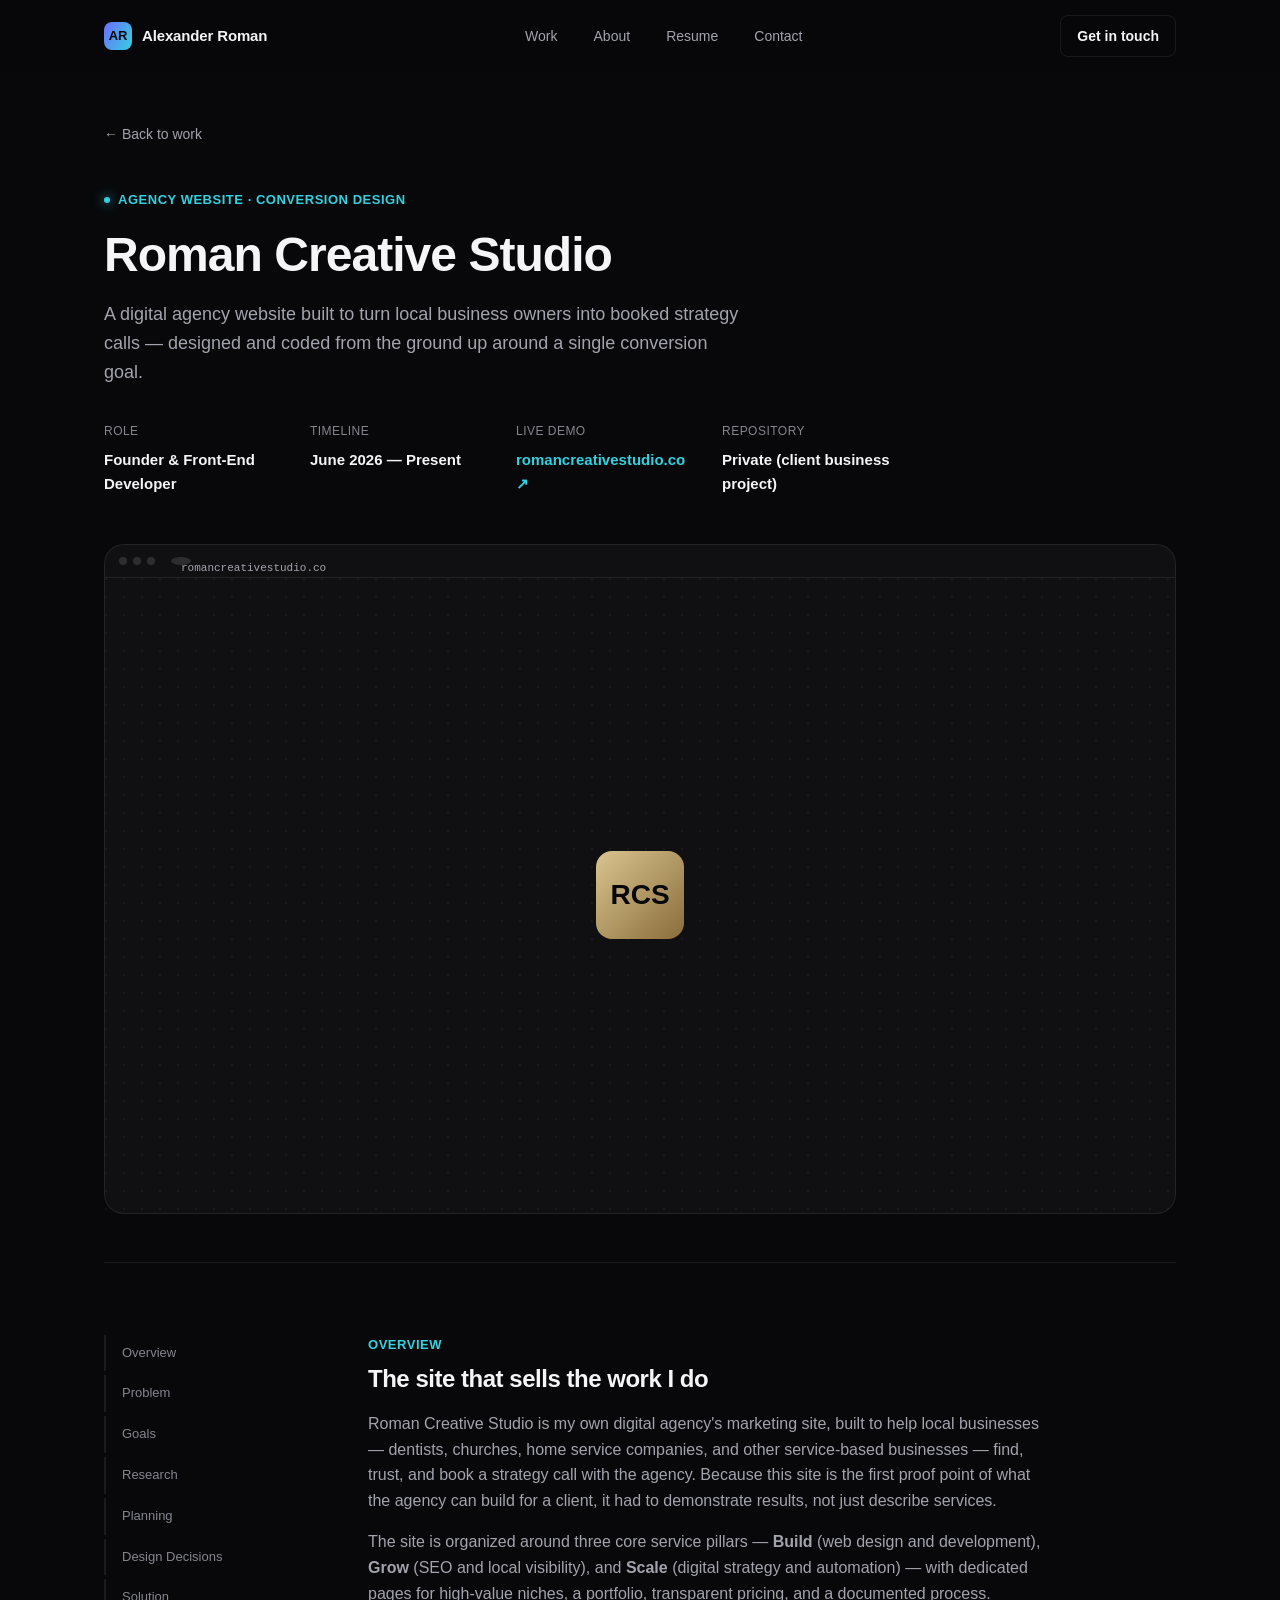
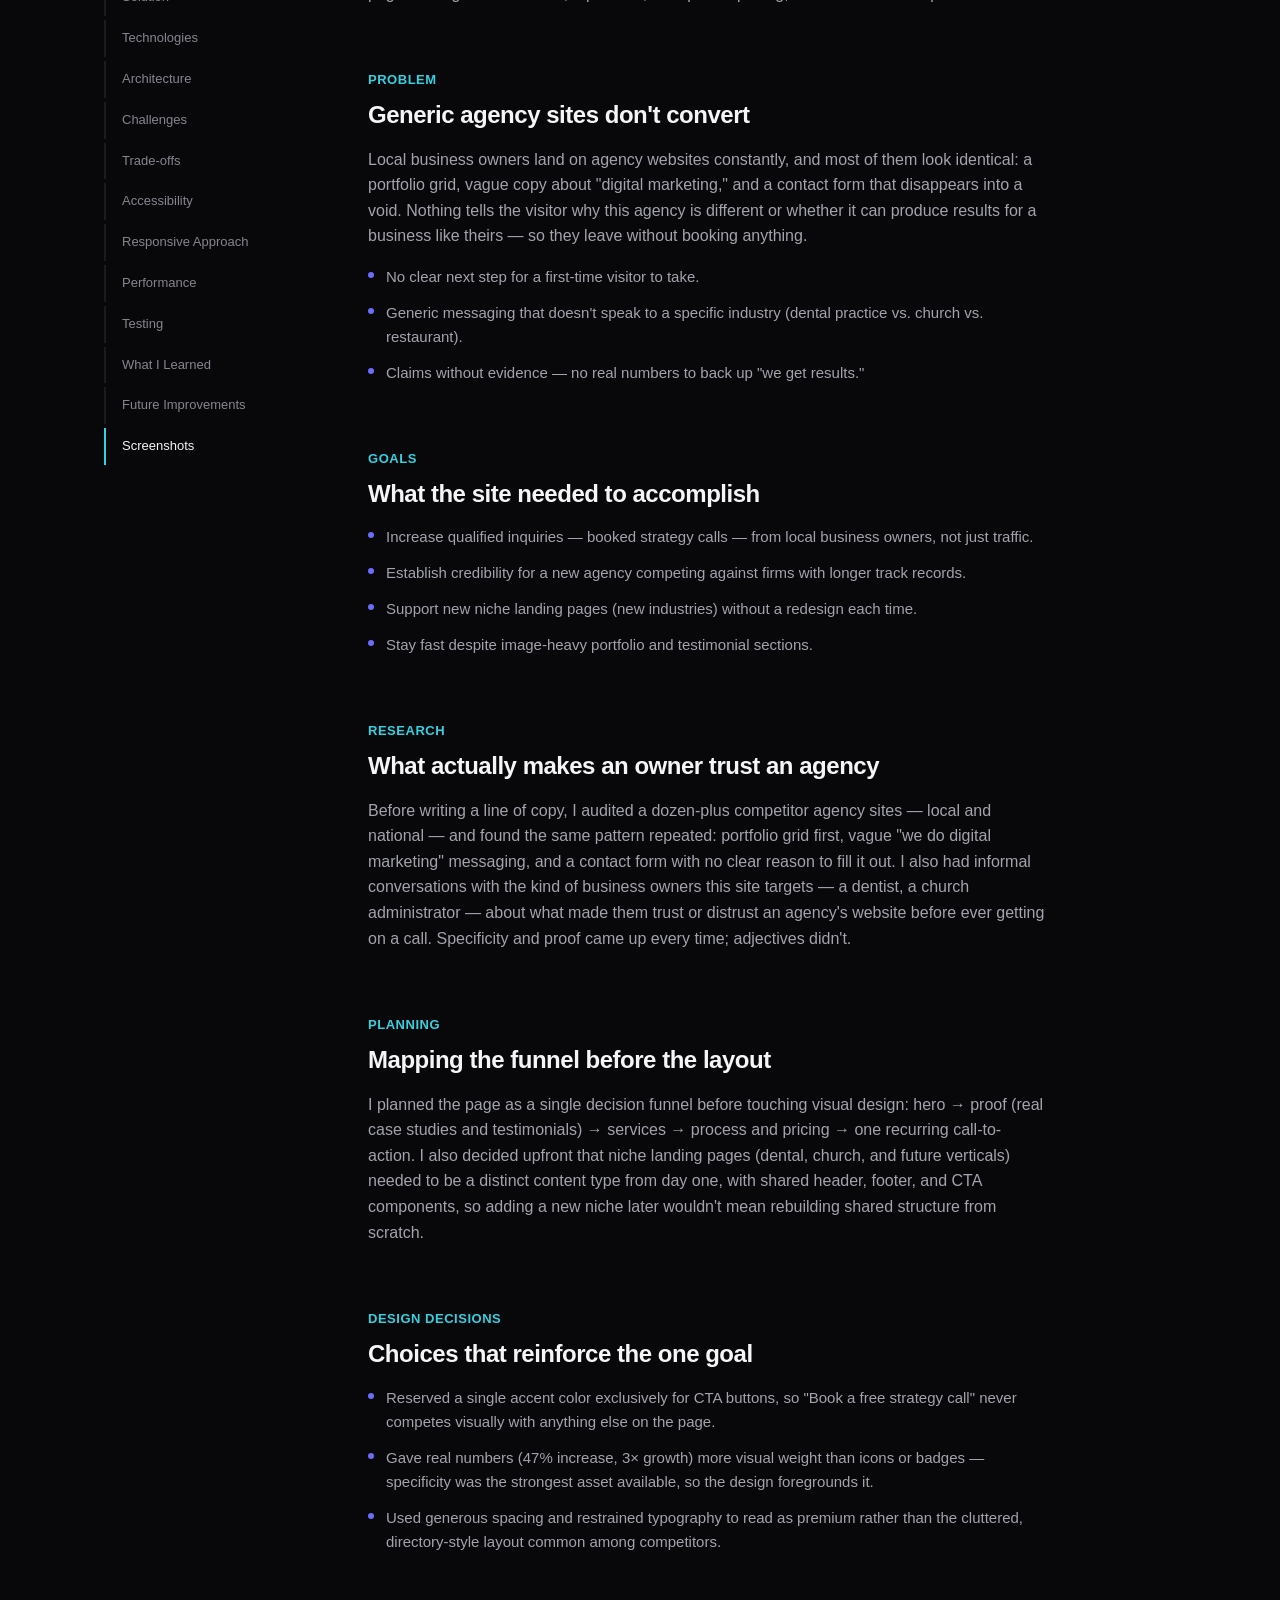
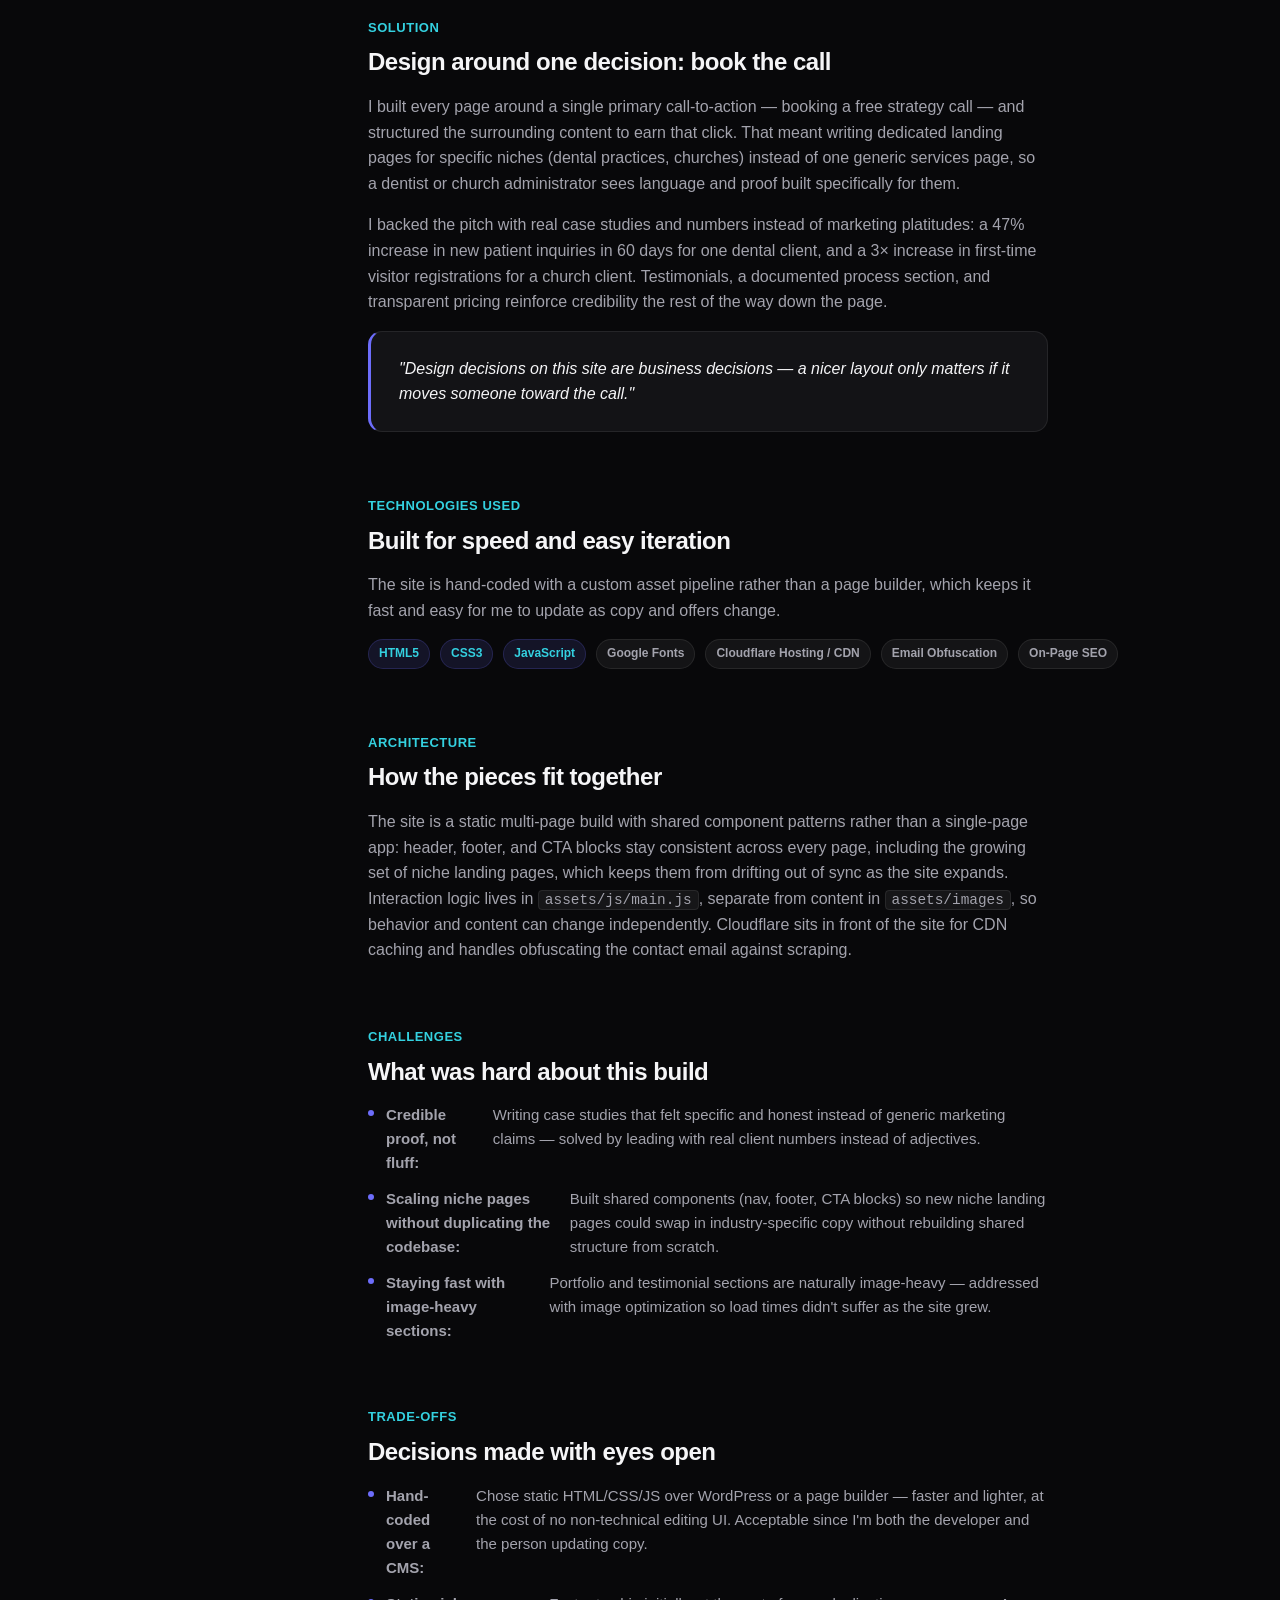
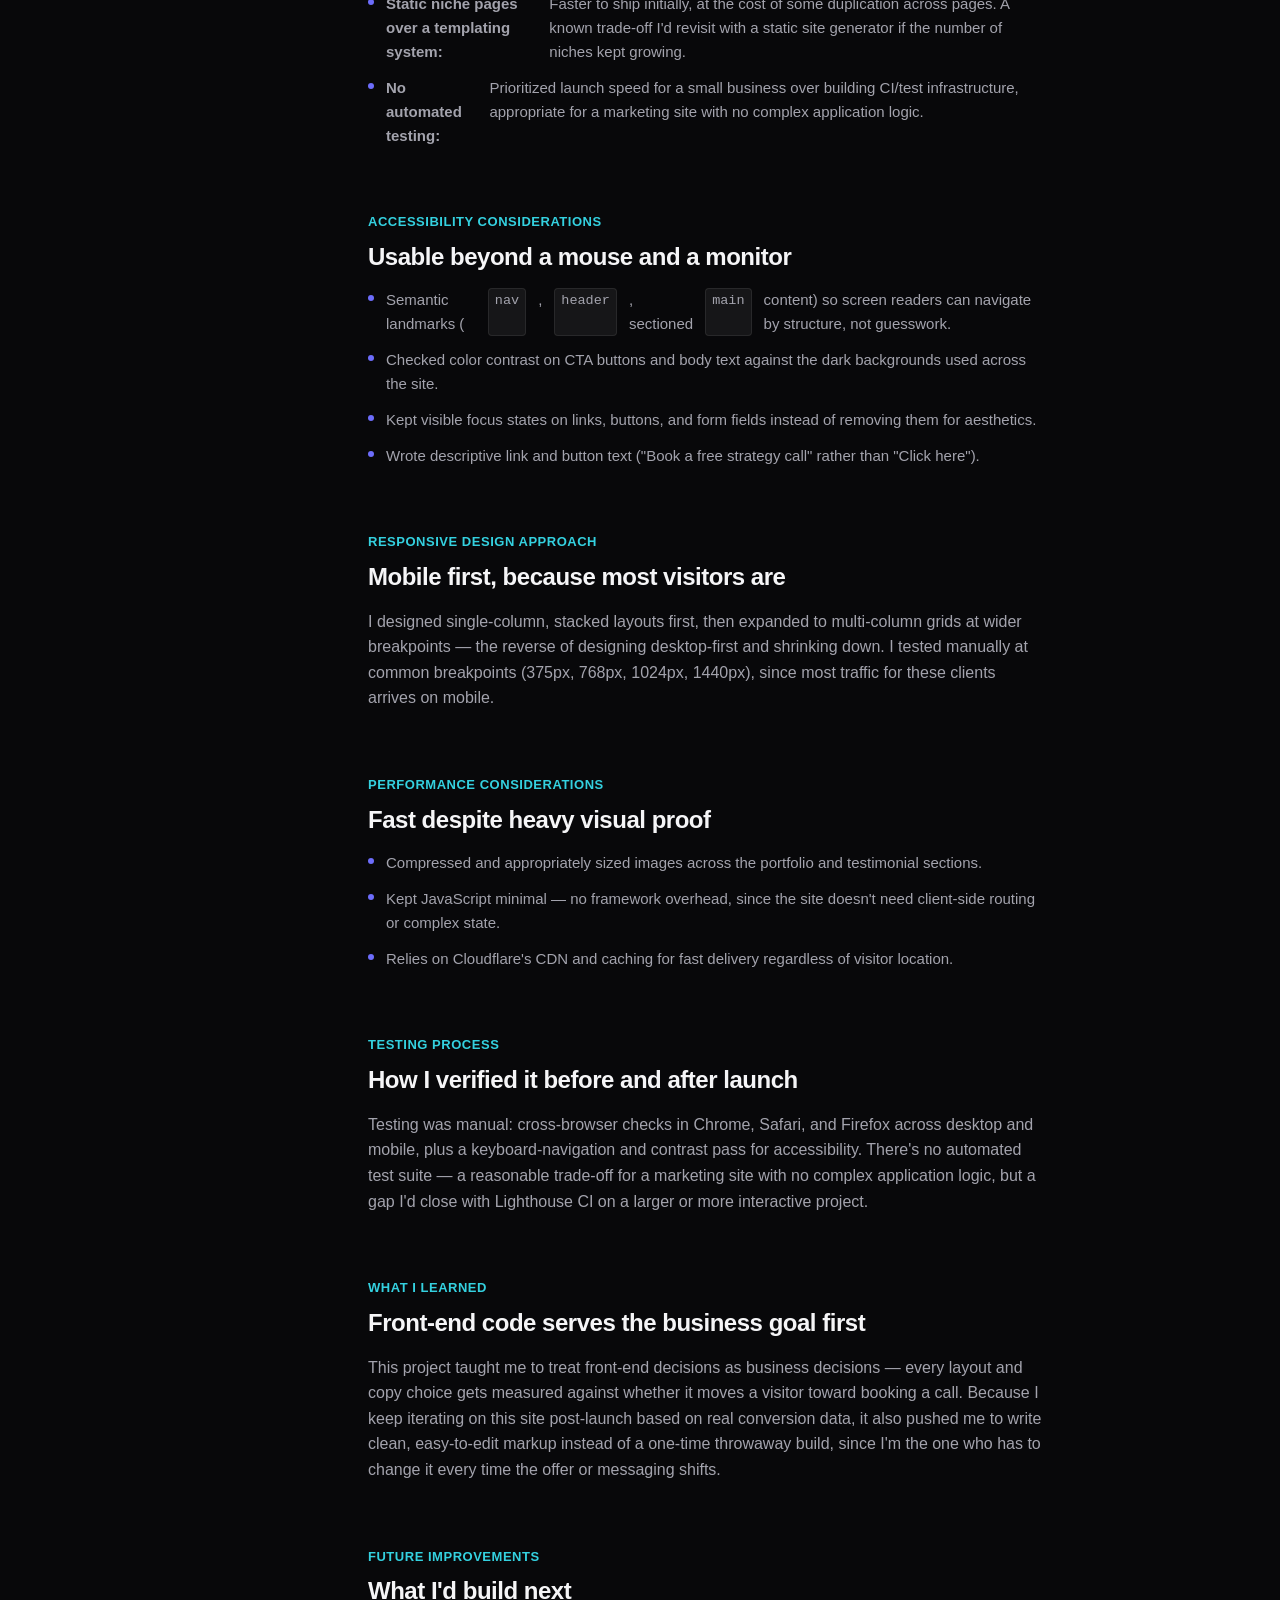
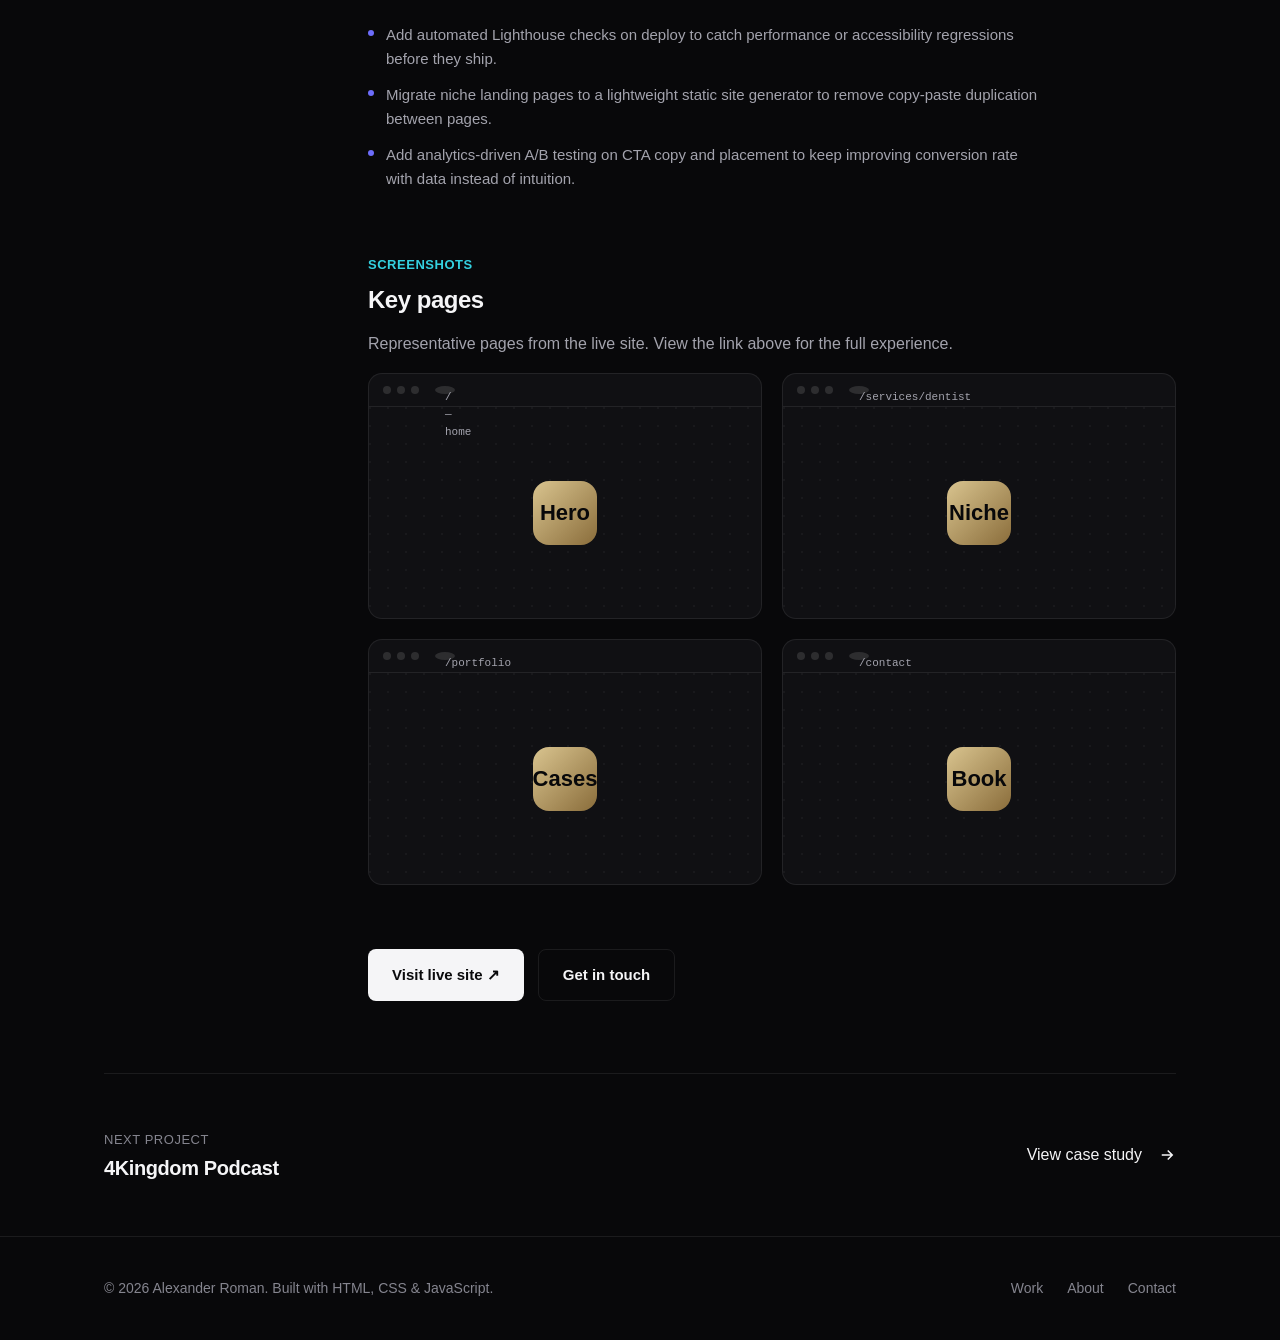
<file: projects/roman-creative-studio.html>
<!DOCTYPE html>
<html lang="en">
<head>
  <meta charset="UTF-8" />
  <meta name="viewport" content="width=device-width, initial-scale=1.0" />
  <title>Roman Creative Studio — Case Study | Alexander Roman</title>
  <meta name="description" content="Case study: how I designed and built Roman Creative Studio, a conversion-focused digital agency website for local businesses." />
  <link rel="canonical" href="https://alexanderroman.dev/projects/roman-creative-studio.html" />

  <meta property="og:type" content="article" />
  <meta property="og:title" content="Roman Creative Studio — Case Study" />
  <meta property="og:description" content="How I designed and built a conversion-focused digital agency website for local businesses." />
  <meta property="og:url" content="https://alexanderroman.dev/projects/roman-creative-studio.html" />
  <meta property="og:image" content="https://alexanderroman.dev/assets/images/og-cover.png" />
  <meta name="twitter:card" content="summary_large_image" />
  <meta name="twitter:title" content="Roman Creative Studio — Case Study" />
  <meta name="twitter:image" content="https://alexanderroman.dev/assets/images/og-cover.png" />

  <script type="application/ld+json">
  {
    "@context": "https://schema.org",
    "@type": "CreativeWork",
    "name": "Roman Creative Studio — Case Study",
    "author": { "@type": "Person", "name": "Alexander Roman" },
    "about": "Roman Creative Studio, a conversion-focused digital agency website",
    "url": "https://alexanderroman.dev/projects/roman-creative-studio.html"
  }
  </script>

  <link rel="icon" href="data:,">
  <link rel="stylesheet" href="../css/style.css" />
</head>
<body>

  <nav class="nav scrolled">
    <div class="container nav-inner">
      <a href="../index.html" class="logo">
        <span class="logo-mark">AR</span>
        Alexander Roman
      </a>
      <div class="nav-links">
        <a href="../index.html#work">Work</a>
        <a href="../about.html">About</a>
        <a href="../resume.html">Resume</a>
        <a href="../index.html#contact">Contact</a>
      </div>
      <div class="nav-actions">
        <a href="../index.html#contact" class="btn btn-secondary btn-sm">Get in touch</a>
        <button class="nav-toggle" aria-label="Toggle menu">
          <span></span><span></span><span></span>
        </button>
      </div>
    </div>
    <div class="mobile-menu">
      <a href="../index.html#work">Work</a>
      <a href="../about.html">About</a>
      <a href="../resume.html">Resume</a>
      <a href="../index.html#contact">Contact</a>
      <a href="../index.html#contact" class="btn btn-primary">Get in touch</a>
    </div>
  </nav>

  <main>

  <header class="case-header">
    <div class="container">
      <a href="../index.html#work" class="back-link">← Back to work</a>
      <div class="case-hero">
        <span class="eyebrow">Agency Website · Conversion Design</span>
        <h1>Roman Creative Studio</h1>
        <p class="lede">
          A digital agency website built to turn local business owners into
          booked strategy calls — designed and coded from the ground up
          around a single conversion goal.
        </p>

        <dl class="case-meta-grid">
          <div>
            <dt>Role</dt>
            <dd>Founder &amp; Front-End Developer</dd>
          </div>
          <div>
            <dt>Timeline</dt>
            <dd>June 2026 — Present</dd>
          </div>
          <div>
            <dt>Live Demo</dt>
            <dd><a href="https://romancreativestudio.co" target="_blank" rel="noopener">romancreativestudio.co ↗</a></dd>
          </div>
          <div>
            <dt>Repository</dt>
            <dd>Private (client business project)</dd>
          </div>
        </dl>

        <div class="case-hero-frame browser-frame" style="border-radius:20px;border:1px solid var(--border);">
          <div class="chrome">
            <span></span><span></span><span></span>
            <span class="url">romancreativestudio.co</span>
          </div>
          <div class="surface">
            <div class="surface-mark mark-rcs" style="width:88px;height:88px;font-size:28px;">RCS</div>
          </div>
        </div>
      </div>
    </div>
  </header>

  <div class="container">
    <div class="case-body">
      <aside class="case-toc">
        <a href="#overview">Overview</a>
        <a href="#problem">Problem</a>
        <a href="#goals">Goals</a>
        <a href="#research">Research</a>
        <a href="#planning">Planning</a>
        <a href="#design-decisions">Design Decisions</a>
        <a href="#solution">Solution</a>
        <a href="#technologies">Technologies</a>
        <a href="#architecture">Architecture</a>
        <a href="#challenges">Challenges</a>
        <a href="#tradeoffs">Trade-offs</a>
        <a href="#accessibility">Accessibility</a>
        <a href="#responsive">Responsive Approach</a>
        <a href="#performance">Performance</a>
        <a href="#testing">Testing</a>
        <a href="#learned">What I Learned</a>
        <a href="#future">Future Improvements</a>
        <a href="#screenshots">Screenshots</a>
      </aside>

      <div class="case-content">
        <section id="overview">
          <span class="kicker">Overview</span>
          <h2>The site that sells the work I do</h2>
          <p>
            Roman Creative Studio is my own digital agency's marketing site,
            built to help local businesses — dentists, churches, home
            service companies, and other service-based businesses — find,
            trust, and book a strategy call with the agency. Because this
            site is the first proof point of what the agency can build for a
            client, it had to demonstrate results, not just describe
            services.
          </p>
          <p>
            The site is organized around three core service pillars —
            <strong>Build</strong> (web design and development),
            <strong>Grow</strong> (SEO and local visibility), and
            <strong>Scale</strong> (digital strategy and automation) — with
            dedicated pages for high-value niches, a portfolio, transparent
            pricing, and a documented process.
          </p>
        </section>

        <section id="problem">
          <span class="kicker">Problem</span>
          <h2>Generic agency sites don't convert</h2>
          <p>
            Local business owners land on agency websites constantly, and
            most of them look identical: a portfolio grid, vague copy about
            "digital marketing," and a contact form that disappears into a
            void. Nothing tells the visitor why this agency is different or
            whether it can produce results for a business like theirs — so
            they leave without booking anything.
          </p>
          <ul class="check-list">
            <li>No clear next step for a first-time visitor to take.</li>
            <li>Generic messaging that doesn't speak to a specific industry (dental practice vs. church vs. restaurant).</li>
            <li>Claims without evidence — no real numbers to back up "we get results."</li>
          </ul>
        </section>

        <section id="goals">
          <span class="kicker">Goals</span>
          <h2>What the site needed to accomplish</h2>
          <ul class="check-list">
            <li>Increase qualified inquiries — booked strategy calls — from local business owners, not just traffic.</li>
            <li>Establish credibility for a new agency competing against firms with longer track records.</li>
            <li>Support new niche landing pages (new industries) without a redesign each time.</li>
            <li>Stay fast despite image-heavy portfolio and testimonial sections.</li>
          </ul>
        </section>

        <section id="research">
          <span class="kicker">Research</span>
          <h2>What actually makes an owner trust an agency</h2>
          <p>
            Before writing a line of copy, I audited a dozen-plus competitor
            agency sites — local and national — and found the same pattern
            repeated: portfolio grid first, vague "we do digital marketing"
            messaging, and a contact form with no clear reason to fill it
            out. I also had informal conversations with the kind of business
            owners this site targets — a dentist, a church administrator —
            about what made them trust or distrust an agency's website
            before ever getting on a call. Specificity and proof came up
            every time; adjectives didn't.
          </p>
        </section>

        <section id="planning">
          <span class="kicker">Planning</span>
          <h2>Mapping the funnel before the layout</h2>
          <p>
            I planned the page as a single decision funnel before touching
            visual design: hero → proof (real case studies and testimonials)
            → services → process and pricing → one recurring call-to-action.
            I also decided upfront that niche landing pages (dental, church,
            and future verticals) needed to be a distinct content type from
            day one, with shared header, footer, and CTA components, so
            adding a new niche later wouldn't mean rebuilding shared
            structure from scratch.
          </p>
        </section>

        <section id="design-decisions">
          <span class="kicker">Design Decisions</span>
          <h2>Choices that reinforce the one goal</h2>
          <ul class="check-list">
            <li>Reserved a single accent color exclusively for CTA buttons, so "Book a free strategy call" never competes visually with anything else on the page.</li>
            <li>Gave real numbers (47% increase, 3× growth) more visual weight than icons or badges — specificity was the strongest asset available, so the design foregrounds it.</li>
            <li>Used generous spacing and restrained typography to read as premium rather than the cluttered, directory-style layout common among competitors.</li>
          </ul>
        </section>

        <section id="solution">
          <span class="kicker">Solution</span>
          <h2>Design around one decision: book the call</h2>
          <p>
            I built every page around a single primary call-to-action —
            booking a free strategy call — and structured the surrounding
            content to earn that click. That meant writing dedicated landing
            pages for specific niches (dental practices, churches) instead of
            one generic services page, so a dentist or church administrator
            sees language and proof built specifically for them.
          </p>
          <p>
            I backed the pitch with real case studies and numbers instead of
            marketing platitudes: a 47% increase in new patient inquiries in
            60 days for one dental client, and a 3× increase in first-time
            visitor registrations for a church client. Testimonials, a
            documented process section, and transparent pricing reinforce
            credibility the rest of the way down the page.
          </p>
          <div class="callout">
            <p>"Design decisions on this site are business decisions — a nicer layout only matters if it moves someone toward the call."</p>
          </div>
        </section>

        <section id="technologies">
          <span class="kicker">Technologies Used</span>
          <h2>Built for speed and easy iteration</h2>
          <p>
            The site is hand-coded with a custom asset pipeline rather than
            a page builder, which keeps it fast and easy for me to update as
            copy and offers change.
          </p>
          <div class="tech-badges">
            <span class="badge">HTML5</span>
            <span class="badge">CSS3</span>
            <span class="badge">JavaScript</span>
            <span class="badge badge-neutral">Google Fonts</span>
            <span class="badge badge-neutral">Cloudflare Hosting / CDN</span>
            <span class="badge badge-neutral">Email Obfuscation</span>
            <span class="badge badge-neutral">On-Page SEO</span>
          </div>
        </section>

        <section id="architecture">
          <span class="kicker">Architecture</span>
          <h2>How the pieces fit together</h2>
          <p>
            The site is a static multi-page build with shared component
            patterns rather than a single-page app: header, footer, and CTA
            blocks stay consistent across every page, including the growing
            set of niche landing pages, which keeps them from drifting out
            of sync as the site expands. Interaction logic lives in
            <code>assets/js/main.js</code>, separate from content in
            <code>assets/images</code>, so behavior and content can change
            independently. Cloudflare sits in front of the site for CDN
            caching and handles obfuscating the contact email against
            scraping.
          </p>
        </section>

        <section id="challenges">
          <span class="kicker">Challenges</span>
          <h2>What was hard about this build</h2>
          <ul class="check-list">
            <li><strong>Credible proof, not fluff:</strong> Writing case studies that felt specific and honest instead of generic marketing claims — solved by leading with real client numbers instead of adjectives.</li>
            <li><strong>Scaling niche pages without duplicating the codebase:</strong> Built shared components (nav, footer, CTA blocks) so new niche landing pages could swap in industry-specific copy without rebuilding shared structure from scratch.</li>
            <li><strong>Staying fast with image-heavy sections:</strong> Portfolio and testimonial sections are naturally image-heavy — addressed with image optimization so load times didn't suffer as the site grew.</li>
          </ul>
        </section>

        <section id="tradeoffs">
          <span class="kicker">Trade-offs</span>
          <h2>Decisions made with eyes open</h2>
          <ul class="check-list">
            <li><strong>Hand-coded over a CMS:</strong> Chose static HTML/CSS/JS over WordPress or a page builder — faster and lighter, at the cost of no non-technical editing UI. Acceptable since I'm both the developer and the person updating copy.</li>
            <li><strong>Static niche pages over a templating system:</strong> Faster to ship initially, at the cost of some duplication across pages. A known trade-off I'd revisit with a static site generator if the number of niches kept growing.</li>
            <li><strong>No automated testing:</strong> Prioritized launch speed for a small business over building CI/test infrastructure, appropriate for a marketing site with no complex application logic.</li>
          </ul>
        </section>

        <section id="accessibility">
          <span class="kicker">Accessibility Considerations</span>
          <h2>Usable beyond a mouse and a monitor</h2>
          <ul class="check-list">
            <li>Semantic landmarks (<code>nav</code>, <code>header</code>, sectioned <code>main</code> content) so screen readers can navigate by structure, not guesswork.</li>
            <li>Checked color contrast on CTA buttons and body text against the dark backgrounds used across the site.</li>
            <li>Kept visible focus states on links, buttons, and form fields instead of removing them for aesthetics.</li>
            <li>Wrote descriptive link and button text ("Book a free strategy call" rather than "Click here").</li>
          </ul>
        </section>

        <section id="responsive">
          <span class="kicker">Responsive Design Approach</span>
          <h2>Mobile first, because most visitors are</h2>
          <p>
            I designed single-column, stacked layouts first, then expanded
            to multi-column grids at wider breakpoints — the reverse of
            designing desktop-first and shrinking down. I tested manually at
            common breakpoints (375px, 768px, 1024px, 1440px), since most
            traffic for these clients arrives on mobile.
          </p>
        </section>

        <section id="performance">
          <span class="kicker">Performance Considerations</span>
          <h2>Fast despite heavy visual proof</h2>
          <ul class="check-list">
            <li>Compressed and appropriately sized images across the portfolio and testimonial sections.</li>
            <li>Kept JavaScript minimal — no framework overhead, since the site doesn't need client-side routing or complex state.</li>
            <li>Relies on Cloudflare's CDN and caching for fast delivery regardless of visitor location.</li>
          </ul>
        </section>

        <section id="testing">
          <span class="kicker">Testing Process</span>
          <h2>How I verified it before and after launch</h2>
          <p>
            Testing was manual: cross-browser checks in Chrome, Safari, and
            Firefox across desktop and mobile, plus a keyboard-navigation
            and contrast pass for accessibility. There's no automated test
            suite — a reasonable trade-off for a marketing site with no
            complex application logic, but a gap I'd close with Lighthouse
            CI on a larger or more interactive project.
          </p>
        </section>

        <section id="learned">
          <span class="kicker">What I Learned</span>
          <h2>Front-end code serves the business goal first</h2>
          <p>
            This project taught me to treat front-end decisions as business
            decisions — every layout and copy choice gets measured against
            whether it moves a visitor toward booking a call. Because I keep
            iterating on this site post-launch based on real conversion data,
            it also pushed me to write clean, easy-to-edit markup instead of
            a one-time throwaway build, since I'm the one who has to change
            it every time the offer or messaging shifts.
          </p>
        </section>

        <section id="future">
          <span class="kicker">Future Improvements</span>
          <h2>What I'd build next</h2>
          <ul class="check-list">
            <li>Add automated Lighthouse checks on deploy to catch performance or accessibility regressions before they ship.</li>
            <li>Migrate niche landing pages to a lightweight static site generator to remove copy-paste duplication between pages.</li>
            <li>Add analytics-driven A/B testing on CTA copy and placement to keep improving conversion rate with data instead of intuition.</li>
          </ul>
        </section>

        <section id="screenshots">
          <span class="kicker">Screenshots</span>
          <h2>Key pages</h2>
          <p>Representative pages from the live site. View the link above for the full experience.</p>
          <div class="screenshot-grid">
            <div class="browser-frame">
              <div class="chrome"><span></span><span></span><span></span><span class="url">/ — home</span></div>
              <div class="surface"><div class="surface-mark mark-rcs">Hero</div></div>
            </div>
            <div class="browser-frame">
              <div class="chrome"><span></span><span></span><span></span><span class="url">/services/dentist</span></div>
              <div class="surface"><div class="surface-mark mark-rcs">Niche</div></div>
            </div>
            <div class="browser-frame">
              <div class="chrome"><span></span><span></span><span></span><span class="url">/portfolio</span></div>
              <div class="surface"><div class="surface-mark mark-rcs">Cases</div></div>
            </div>
            <div class="browser-frame">
              <div class="chrome"><span></span><span></span><span></span><span class="url">/contact</span></div>
              <div class="surface"><div class="surface-mark mark-rcs">Book</div></div>
            </div>
          </div>
        </section>

        <div class="case-cta">
          <a href="https://romancreativestudio.co" target="_blank" rel="noopener" class="btn btn-primary">Visit live site ↗</a>
          <a href="../index.html#contact" class="btn btn-secondary">Get in touch</a>
        </div>
      </div>
    </div>
  </div>

  <div class="container">
    <div class="next-project">
      <div>
        <div class="label">Next project</div>
        <h3>4Kingdom Podcast</h3>
      </div>
      <a href="4kingdom-podcast.html">
        View case study
        <svg class="arrow" viewBox="0 0 24 24" fill="none" stroke="currentColor" stroke-width="2" width="18" height="18"><path d="M5 12h14M13 6l6 6-6 6"/></svg>
      </a>
    </div>
  </div>

  </main>

  <footer>
    <div class="container footer-inner">
      <p>© <span class="current-year"></span> Alexander Roman. Built with HTML, CSS &amp; JavaScript.</p>
      <div class="footer-links">
        <a href="../index.html#work">Work</a>
        <a href="../about.html">About</a>
        <a href="mailto:alexander@romancreativestudio.co">Contact</a>
      </div>
    </div>
  </footer>

  <script src="../js/main.js"></script>
</body>
</html>
</file>
<file: css/style.css>
/* ==========================================================================
   Alexander Roman — Portfolio
   Design system: dark, SaaS-style (Stripe/Vercel inspired)
   ========================================================================== */

:root {
  --bg: #08080a;
  --bg-elevated: #101013;
  --bg-card: #131316;
  --bg-card-hover: #17171b;
  --border: rgba(255, 255, 255, 0.08);
  --border-hover: rgba(255, 255, 255, 0.18);
  --text-primary: #f5f5f7;
  --text-secondary: #a3a3ad;
  --text-tertiary: #85858f;
  --accent: #6d6dfb;
  --accent-2: #34d1e0;
  --accent-soft: rgba(109, 109, 251, 0.12);
  --success: #34d399;
  --gradient: linear-gradient(120deg, #6d6dfb 0%, #34d1e0 100%);

  --container: 1120px;
  --radius-sm: 8px;
  --radius-md: 14px;
  --radius-lg: 20px;

  --font-sans: -apple-system, BlinkMacSystemFont, "Segoe UI", "Inter", Roboto,
    Helvetica, Arial, sans-serif;
  --font-mono: "SFMono-Regular", Consolas, "Liberation Mono", Menlo, monospace;

  --ease: cubic-bezier(0.16, 1, 0.3, 1);
}

* {
  margin: 0;
  padding: 0;
  box-sizing: border-box;
}

html {
  scroll-behavior: smooth;
  -webkit-font-smoothing: antialiased;
  -moz-osx-font-smoothing: grayscale;
}

body {
  background: var(--bg);
  color: var(--text-primary);
  font-family: var(--font-sans);
  font-size: 16px;
  line-height: 1.6;
  overflow-x: hidden;
}

img {
  max-width: 100%;
  display: block;
}

a {
  color: inherit;
  text-decoration: none;
}

ul {
  list-style: none;
}

button {
  font-family: inherit;
  cursor: pointer;
  border: none;
  background: none;
  color: inherit;
}

.container {
  width: 100%;
  max-width: var(--container);
  margin: 0 auto;
  padding: 0 24px;
}

section {
  position: relative;
}

/* Background glow used behind hero / CTA sections */
.glow {
  position: absolute;
  inset: 0;
  pointer-events: none;
  background: radial-gradient(
      600px circle at 20% 0%,
      rgba(109, 109, 251, 0.16),
      transparent 60%
    ),
    radial-gradient(
      500px circle at 85% 20%,
      rgba(52, 209, 224, 0.12),
      transparent 60%
    );
  z-index: 0;
}

/* ==========================================================================
   Typography
   ========================================================================== */

.eyebrow {
  display: inline-flex;
  align-items: center;
  gap: 8px;
  font-size: 13px;
  font-weight: 600;
  letter-spacing: 0.04em;
  text-transform: uppercase;
  color: var(--accent-2);
  margin-bottom: 16px;
}

.eyebrow::before {
  content: "";
  width: 6px;
  height: 6px;
  border-radius: 50%;
  background: var(--accent-2);
  box-shadow: 0 0 12px var(--accent-2);
}

h1,
h2,
h3,
h4 {
  font-weight: 600;
  letter-spacing: -0.02em;
  line-height: 1.15;
}

.gradient-text {
  background: var(--gradient);
  -webkit-background-clip: text;
  background-clip: text;
  color: transparent;
}

.section-head {
  max-width: 640px;
  margin-bottom: 56px;
}

.section-head h2 {
  font-size: clamp(28px, 4vw, 38px);
  margin-bottom: 14px;
}

.section-head p {
  color: var(--text-secondary);
  font-size: 17px;
}

/* ==========================================================================
   Buttons
   ========================================================================== */

.btn {
  display: inline-flex;
  align-items: center;
  justify-content: center;
  gap: 8px;
  padding: 13px 24px;
  border-radius: var(--radius-sm);
  font-size: 15px;
  font-weight: 600;
  white-space: nowrap;
  transition: transform 0.2s var(--ease), box-shadow 0.2s var(--ease),
    background 0.2s var(--ease), border-color 0.2s var(--ease), opacity 0.2s;
}

.btn-primary {
  background: var(--text-primary);
  color: #0a0a0c;
}

.btn-primary:hover {
  transform: translateY(-1px);
  box-shadow: 0 8px 24px rgba(245, 245, 247, 0.15);
}

.btn-secondary {
  background: transparent;
  color: var(--text-primary);
  border: 1px solid var(--border);
}

.btn-secondary:hover {
  border-color: var(--border-hover);
  background: rgba(255, 255, 255, 0.03);
}

.btn-ghost {
  color: var(--text-secondary);
  font-weight: 500;
}

.btn-ghost:hover {
  color: var(--text-primary);
}

.btn-disabled {
  opacity: 0.45;
  cursor: not-allowed;
}

.btn-sm {
  padding: 9px 16px;
  font-size: 14px;
}

.btn svg {
  width: 16px;
  height: 16px;
  transition: transform 0.2s var(--ease);
}

.btn:hover svg.arrow {
  transform: translateX(3px);
}

/* ==========================================================================
   Navigation
   ========================================================================== */

.nav {
  position: sticky;
  top: 0;
  z-index: 100;
  border-bottom: 1px solid transparent;
  background: rgba(8, 8, 10, 0.7);
  backdrop-filter: blur(12px);
  -webkit-backdrop-filter: blur(12px);
  transition: border-color 0.3s var(--ease);
}

.nav.scrolled {
  border-bottom-color: var(--border);
}

.nav-inner {
  display: flex;
  align-items: center;
  justify-content: space-between;
  height: 72px;
}

.logo {
  display: flex;
  align-items: center;
  gap: 10px;
  font-weight: 600;
  font-size: 15px;
  letter-spacing: -0.01em;
}

.logo-mark {
  width: 28px;
  height: 28px;
  border-radius: 8px;
  background: var(--gradient);
  display: flex;
  align-items: center;
  justify-content: center;
  font-size: 13px;
  font-weight: 700;
  color: #08080a;
}

.nav-links {
  display: flex;
  align-items: center;
  gap: 36px;
}

.nav-links a {
  font-size: 14px;
  font-weight: 500;
  color: var(--text-secondary);
  transition: color 0.2s;
  position: relative;
}

.nav-links a:hover,
.nav-links a.active {
  color: var(--text-primary);
}

.nav-actions {
  display: flex;
  align-items: center;
  gap: 12px;
}

.nav-toggle {
  display: none;
  flex-direction: column;
  gap: 5px;
  width: 32px;
  height: 32px;
  align-items: center;
  justify-content: center;
}

.nav-toggle span {
  width: 20px;
  height: 2px;
  background: var(--text-primary);
  border-radius: 2px;
  transition: transform 0.25s var(--ease), opacity 0.25s var(--ease);
}

.nav-toggle.open span:nth-child(1) {
  transform: translateY(7px) rotate(45deg);
}
.nav-toggle.open span:nth-child(2) {
  opacity: 0;
}
.nav-toggle.open span:nth-child(3) {
  transform: translateY(-7px) rotate(-45deg);
}

.mobile-menu {
  display: none;
  position: fixed;
  inset: 72px 0 0 0;
  background: var(--bg);
  z-index: 99;
  padding: 32px 24px;
  flex-direction: column;
  gap: 4px;
}

.mobile-menu.open {
  display: flex;
}

.mobile-menu a {
  padding: 16px 4px;
  font-size: 18px;
  font-weight: 500;
  border-bottom: 1px solid var(--border);
  color: var(--text-primary);
}

.mobile-menu .btn {
  margin-top: 24px;
}

/* ==========================================================================
   Hero
   ========================================================================== */

.hero {
  padding: 120px 0 100px;
}

.hero-inner {
  position: relative;
  z-index: 1;
  max-width: 760px;
}

.hero h1 {
  font-size: clamp(38px, 6vw, 64px);
  margin-bottom: 22px;
}

.hero p.lede {
  font-size: clamp(17px, 2vw, 20px);
  color: var(--text-secondary);
  max-width: 560px;
  margin-bottom: 36px;
}

.hero-actions {
  display: flex;
  gap: 14px;
  flex-wrap: wrap;
  margin-bottom: 56px;
}

.hero-meta {
  display: flex;
  gap: 32px;
  flex-wrap: wrap;
  padding-top: 32px;
  border-top: 1px solid var(--border);
}

.hero-meta div {
  display: flex;
  flex-direction: column;
  gap: 4px;
}

.hero-meta .num {
  font-size: 22px;
  font-weight: 700;
  letter-spacing: -0.02em;
}

.hero-meta .label {
  font-size: 13px;
  color: var(--text-tertiary);
}

/* ==========================================================================
   Project grid / cards
   ========================================================================== */

.project-grid {
  display: grid;
  grid-template-columns: repeat(auto-fit, minmax(340px, 1fr));
  gap: 24px;
}

.project-card {
  background: var(--bg-card);
  border: 1px solid var(--border);
  border-radius: var(--radius-lg);
  overflow: hidden;
  transition: transform 0.3s var(--ease), border-color 0.3s var(--ease),
    background 0.3s var(--ease);
  display: flex;
  flex-direction: column;
}

.project-card:hover {
  transform: translateY(-4px);
  border-color: var(--border-hover);
  background: var(--bg-card-hover);
}

.browser-frame {
  aspect-ratio: 16 / 10;
  background: var(--bg-elevated);
  border-bottom: 1px solid var(--border);
  display: flex;
  flex-direction: column;
}

.browser-frame .chrome {
  display: flex;
  align-items: center;
  gap: 6px;
  padding: 12px 14px;
  border-bottom: 1px solid var(--border);
}

.browser-frame .chrome span {
  width: 8px;
  height: 8px;
  border-radius: 50%;
  background: rgba(255, 255, 255, 0.12);
}

.browser-frame .url {
  margin-left: 10px;
  font-size: 11px;
  font-family: var(--font-mono);
  color: var(--text-secondary);
  background: rgba(255, 255, 255, 0.04);
  padding: 3px 10px;
  border-radius: 5px;
}

.browser-frame .surface {
  flex: 1;
  display: flex;
  align-items: center;
  justify-content: center;
  position: relative;
  overflow: hidden;
}

.browser-frame .surface::before {
  content: "";
  position: absolute;
  inset: 0;
  opacity: 0.5;
  background-image: radial-gradient(
    circle at 1px 1px,
    rgba(255, 255, 255, 0.08) 1px,
    transparent 0
  );
  background-size: 18px 18px;
}

.surface-mark {
  position: relative;
  z-index: 1;
  width: 64px;
  height: 64px;
  border-radius: 16px;
  display: flex;
  align-items: center;
  justify-content: center;
  font-weight: 700;
  font-size: 22px;
  color: #08080a;
}

.mark-rcs {
  background: linear-gradient(135deg, #d9c48f, #8a6d3b);
}
.mark-4k {
  background: linear-gradient(135deg, #6d6dfb, #34d1e0);
}

.project-card-body {
  padding: 28px;
  display: flex;
  flex-direction: column;
  gap: 14px;
  flex: 1;
}

.project-card-body .tag-row {
  display: flex;
  gap: 8px;
  flex-wrap: wrap;
}

.project-card-body h3 {
  font-size: 21px;
}

.project-card-body p {
  color: var(--text-secondary);
  font-size: 15px;
  flex: 1;
}

.project-card-footer {
  display: flex;
  align-items: center;
  justify-content: space-between;
  margin-top: 4px;
}

.badge {
  font-size: 12px;
  font-weight: 600;
  padding: 4px 10px;
  border-radius: 100px;
  background: var(--accent-soft);
  color: var(--accent-2);
  border: 1px solid rgba(109, 109, 251, 0.2);
}

.badge-neutral {
  background: rgba(255, 255, 255, 0.05);
  color: var(--text-secondary);
  border-color: var(--border);
}

/* ==========================================================================
   About / Skills
   ========================================================================== */

.about-grid {
  display: grid;
  grid-template-columns: 1.1fr 0.9fr;
  gap: 64px;
  align-items: start;
}

.about-grid p + p {
  margin-top: 16px;
}

.about-grid p {
  color: var(--text-secondary);
  font-size: 16px;
}

.skills-panel {
  background: var(--bg-card);
  border: 1px solid var(--border);
  border-radius: var(--radius-lg);
  padding: 32px;
}

.skills-panel h3 {
  font-size: 13px;
  text-transform: uppercase;
  letter-spacing: 0.04em;
  color: var(--text-tertiary);
  margin-bottom: 18px;
}

.skills-panel .skill-group {
  margin-bottom: 24px;
}

.skills-panel .skill-group:last-child {
  margin-bottom: 0;
}

.chip-row {
  display: flex;
  flex-wrap: wrap;
  gap: 8px;
}

.chip {
  font-size: 13px;
  font-weight: 500;
  padding: 7px 13px;
  border-radius: var(--radius-sm);
  background: rgba(255, 255, 255, 0.04);
  border: 1px solid var(--border);
  color: var(--text-secondary);
}

/* ==========================================================================
   Contact / Footer
   ========================================================================== */

.contact-panel {
  background: var(--bg-card);
  border: 1px solid var(--border);
  border-radius: var(--radius-lg);
  padding: 56px;
  text-align: center;
  position: relative;
  overflow: hidden;
}

.contact-panel h2 {
  font-size: clamp(26px, 4vw, 36px);
  margin-bottom: 16px;
}

.contact-panel p {
  color: var(--text-secondary);
  max-width: 480px;
  margin: 0 auto 32px;
  font-size: 16px;
}

.contact-actions {
  display: flex;
  gap: 14px;
  justify-content: center;
  flex-wrap: wrap;
  position: relative;
  z-index: 1;
}

.social-row {
  display: flex;
  gap: 20px;
  justify-content: center;
  margin-top: 32px;
  position: relative;
  z-index: 1;
}

.social-row a {
  font-size: 14px;
  color: var(--text-tertiary);
  font-weight: 500;
  transition: color 0.2s;
}

.social-row a:hover {
  color: var(--text-primary);
}

footer {
  border-top: 1px solid var(--border);
  padding: 40px 0;
}

.footer-inner {
  display: flex;
  align-items: center;
  justify-content: space-between;
  flex-wrap: wrap;
  gap: 16px;
}

.footer-inner p {
  color: var(--text-tertiary);
  font-size: 14px;
}

.footer-links {
  display: flex;
  gap: 24px;
}

.footer-links a {
  font-size: 14px;
  color: var(--text-tertiary);
  transition: color 0.2s;
}

.footer-links a:hover {
  color: var(--text-primary);
}

/* ==========================================================================
   Sections generic spacing
   ========================================================================== */

.section {
  padding: 100px 0;
}

.section-border {
  border-top: 1px solid var(--border);
}

/* ==========================================================================
   Scroll reveal
   ========================================================================== */

/* .reveal starts fully visible so content never depends on JS to be seen.
   JS opts individual elements into the fade-in by adding .reveal-armed. */
.reveal {
  opacity: 1;
  transform: none;
}

.reveal-armed {
  opacity: 0;
  transform: translateY(16px);
  transition: opacity 0.7s var(--ease), transform 0.7s var(--ease);
}

.reveal-armed.in-view {
  opacity: 1;
  transform: translateY(0);
}

/* ==========================================================================
   Case study pages
   ========================================================================== */

.case-header {
  padding: 48px 0 0;
}

.back-link {
  display: inline-flex;
  align-items: center;
  gap: 6px;
  font-size: 14px;
  color: var(--text-secondary);
  margin-bottom: 40px;
}

.back-link:hover {
  color: var(--text-primary);
}

.case-hero {
  padding-bottom: 48px;
  border-bottom: 1px solid var(--border);
}

.case-hero h1 {
  font-size: clamp(32px, 5vw, 48px);
  max-width: 760px;
  margin-bottom: 18px;
}

.case-hero .lede {
  font-size: 18px;
  color: var(--text-secondary);
  max-width: 640px;
  margin-bottom: 36px;
}

.case-meta-grid {
  display: grid;
  grid-template-columns: repeat(auto-fit, minmax(140px, 1fr));
  gap: 24px;
  max-width: 800px;
}

.case-meta-grid dt {
  font-size: 12px;
  text-transform: uppercase;
  letter-spacing: 0.04em;
  color: var(--text-tertiary);
  margin-bottom: 6px;
}

.case-meta-grid dd {
  font-size: 15px;
  font-weight: 600;
}

.case-meta-grid a {
  color: var(--accent-2);
}

.case-meta-grid a:hover {
  text-decoration: underline;
}

.case-hero-frame {
  margin-top: 48px;
}

.case-body {
  display: grid;
  grid-template-columns: 200px 1fr;
  gap: 64px;
  padding: 72px 0;
}

.case-toc {
  position: sticky;
  top: 96px;
  align-self: start;
  display: flex;
  flex-direction: column;
  gap: 4px;
}

.case-toc a {
  font-size: 13px;
  color: var(--text-tertiary);
  padding: 8px 0;
  border-left: 2px solid var(--border);
  padding-left: 16px;
  transition: color 0.2s, border-color 0.2s;
}

.case-toc a:hover,
.case-toc a.active {
  color: var(--text-primary);
  border-left-color: var(--accent-2);
}

.case-content > section {
  margin-bottom: 64px;
  scroll-margin-top: 96px;
}

.case-content h2 {
  font-size: 24px;
  margin-bottom: 18px;
}

.case-content .kicker {
  font-size: 13px;
  font-weight: 600;
  color: var(--accent-2);
  text-transform: uppercase;
  letter-spacing: 0.04em;
  margin-bottom: 10px;
  display: block;
}

.case-content p {
  color: var(--text-secondary);
  font-size: 16px;
  margin-bottom: 16px;
  max-width: 680px;
}

.case-content ul.check-list {
  display: flex;
  flex-direction: column;
  gap: 12px;
  max-width: 680px;
}

.case-content ul.check-list li {
  display: flex;
  gap: 12px;
  color: var(--text-secondary);
  font-size: 15px;
}

.case-content code {
  font-family: var(--font-mono);
  font-size: 0.9em;
  background: rgba(255, 255, 255, 0.06);
  border: 1px solid var(--border);
  border-radius: 4px;
  padding: 1px 6px;
}

.case-content ul.check-list li::before {
  content: "";
  flex-shrink: 0;
  margin-top: 7px;
  width: 6px;
  height: 6px;
  border-radius: 50%;
  background: var(--accent);
}

.tech-badges {
  display: flex;
  flex-wrap: wrap;
  gap: 10px;
}

.callout {
  background: var(--bg-card);
  border: 1px solid var(--border);
  border-left: 3px solid var(--accent);
  border-radius: var(--radius-md);
  padding: 24px 28px;
  max-width: 680px;
}

.callout p {
  margin-bottom: 0;
  color: var(--text-primary);
  font-style: italic;
}

.screenshot-grid {
  display: grid;
  grid-template-columns: repeat(2, 1fr);
  gap: 20px;
}

.screenshot-grid .browser-frame {
  border-radius: var(--radius-md);
  border: 1px solid var(--border);
}

.case-cta {
  display: flex;
  gap: 14px;
  flex-wrap: wrap;
  margin-top: 8px;
}

.next-project {
  border-top: 1px solid var(--border);
  padding: 56px 0;
  display: flex;
  align-items: center;
  justify-content: space-between;
  flex-wrap: wrap;
  gap: 16px;
}

.next-project .label {
  font-size: 13px;
  color: var(--text-tertiary);
  text-transform: uppercase;
  letter-spacing: 0.04em;
  margin-bottom: 6px;
}

.next-project h3 {
  font-size: 20px;
}

.next-project a {
  display: flex;
  align-items: center;
  gap: 16px;
}

/* ==========================================================================
   Resume page
   ========================================================================== */

.resume-shell {
  background: #fff;
  color: #1a1a1e;
  border-radius: var(--radius-lg);
  padding: 56px;
  max-width: 780px;
  margin: 0 auto;
}

.resume-shell h1 {
  font-size: 28px;
  color: #0a0a0c;
}

.resume-shell .role {
  color: #52525b;
  font-size: 16px;
  margin-top: 4px;
}

.resume-shell .contact-line {
  display: flex;
  gap: 16px;
  flex-wrap: wrap;
  font-size: 13px;
  color: #52525b;
  margin-top: 14px;
}

.resume-shell section {
  margin-top: 32px;
}

.resume-shell h2 {
  font-size: 13px;
  text-transform: uppercase;
  letter-spacing: 0.06em;
  color: #4f46e5;
  border-bottom: 1px solid #e4e4e7;
  padding-bottom: 8px;
  margin-bottom: 16px;
}

.resume-shell h3 {
  font-size: 15px;
  color: #0a0a0c;
}

.resume-shell .entry {
  margin-bottom: 20px;
}

.resume-shell .entry-head {
  display: flex;
  justify-content: space-between;
  align-items: baseline;
  flex-wrap: wrap;
  gap: 4px;
}

.resume-shell .entry-head span {
  font-size: 13px;
  color: #71717a;
}

.resume-shell ul {
  margin-top: 8px;
  padding-left: 18px;
  list-style: disc;
}

.resume-shell ul li {
  font-size: 14px;
  color: #3f3f46;
  margin-bottom: 6px;
}

.resume-shell .skills-line {
  font-size: 14px;
  color: #3f3f46;
}

.resume-toolbar {
  max-width: 780px;
  margin: 0 auto 24px;
  display: flex;
  justify-content: space-between;
  align-items: center;
}

/* ==========================================================================
   Responsive
   ========================================================================== */

@media (max-width: 900px) {
  .about-grid {
    grid-template-columns: 1fr;
    gap: 40px;
  }

  .case-body {
    grid-template-columns: 1fr;
  }

  .case-toc {
    display: none;
  }

  .screenshot-grid {
    grid-template-columns: 1fr;
  }
}

@media (max-width: 720px) {
  .nav-links {
    display: none;
  }

  .nav-toggle {
    display: flex;
  }

  .nav-actions .btn-secondary {
    display: none;
  }

  .hero {
    padding: 72px 0 64px;
  }

  .section {
    padding: 72px 0;
  }

  .contact-panel {
    padding: 40px 24px;
  }

  .resume-shell {
    padding: 32px 24px;
  }

  .next-project {
    flex-direction: column;
    align-items: flex-start;
  }
}

@media print {
  .nav,
  footer,
  .resume-toolbar {
    display: none;
  }

  body {
    background: #fff;
  }

  .resume-shell {
    padding: 0;
  }
}
</file>
